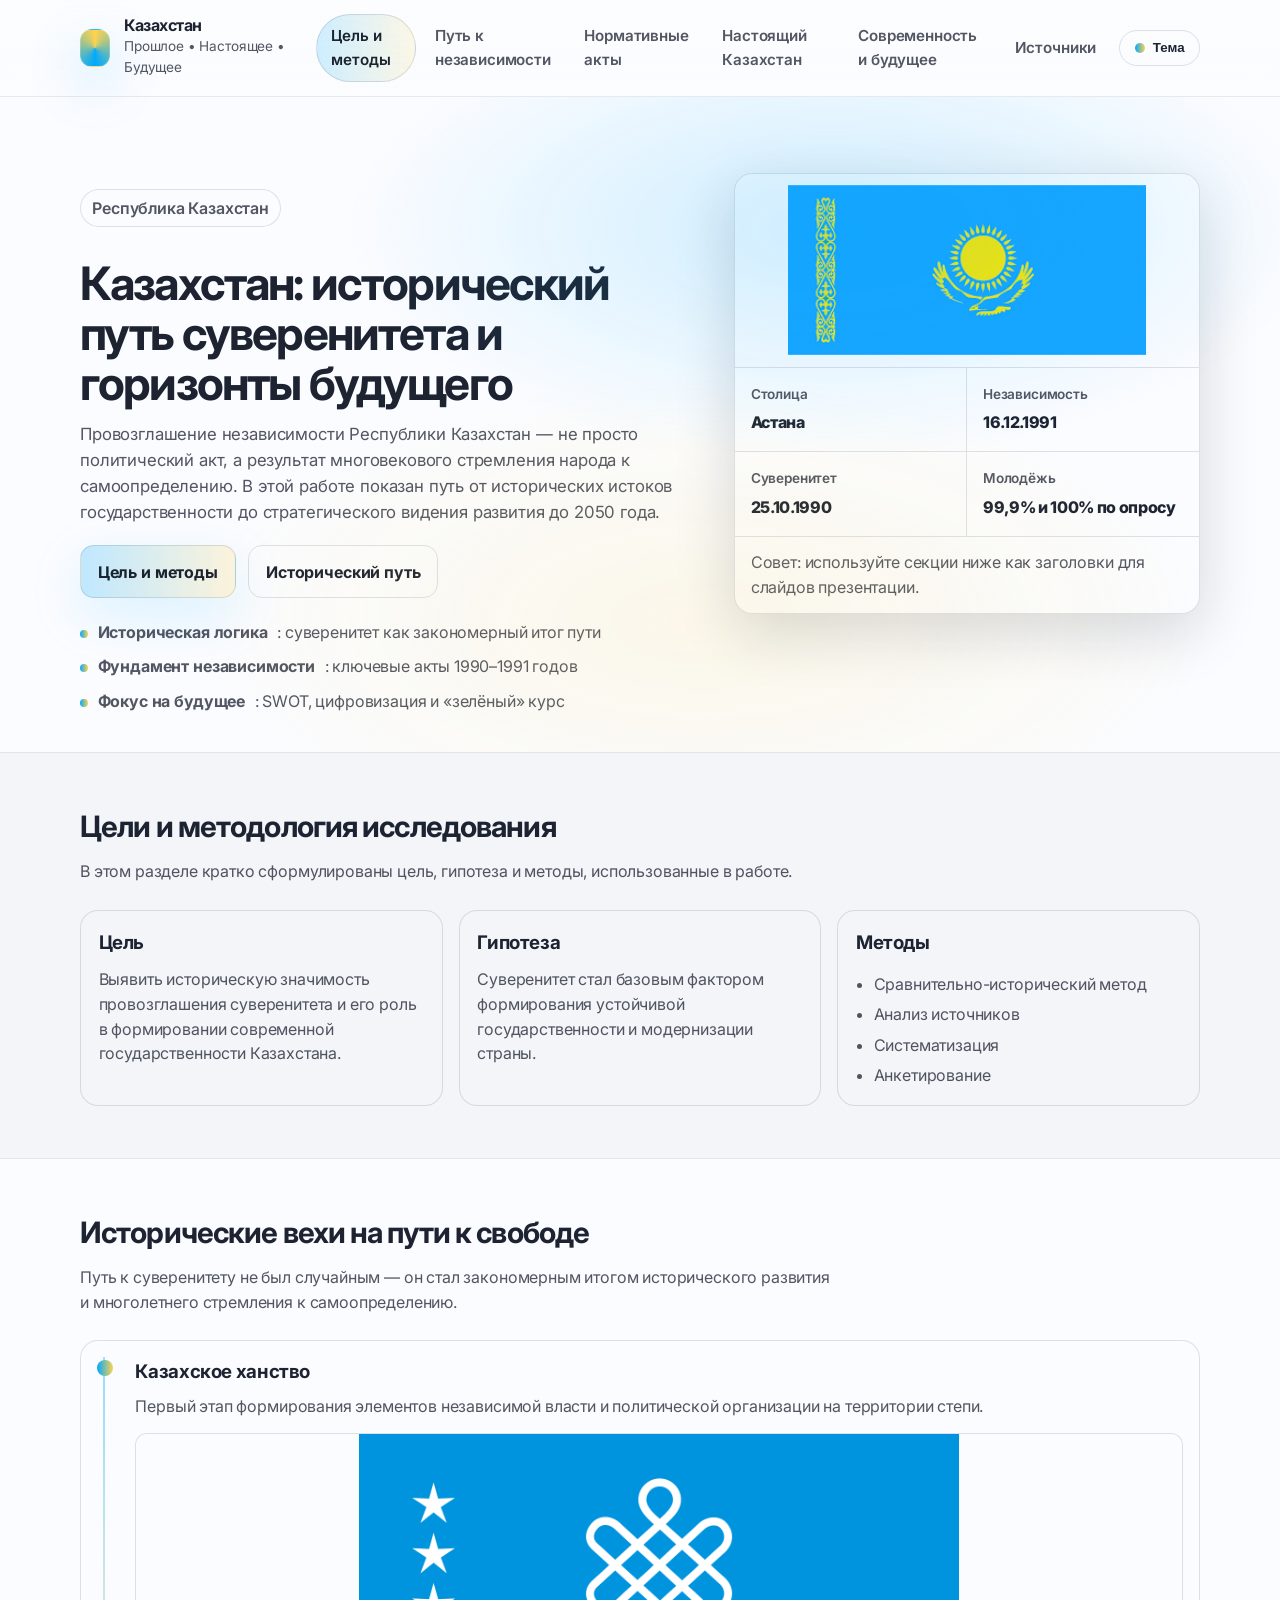
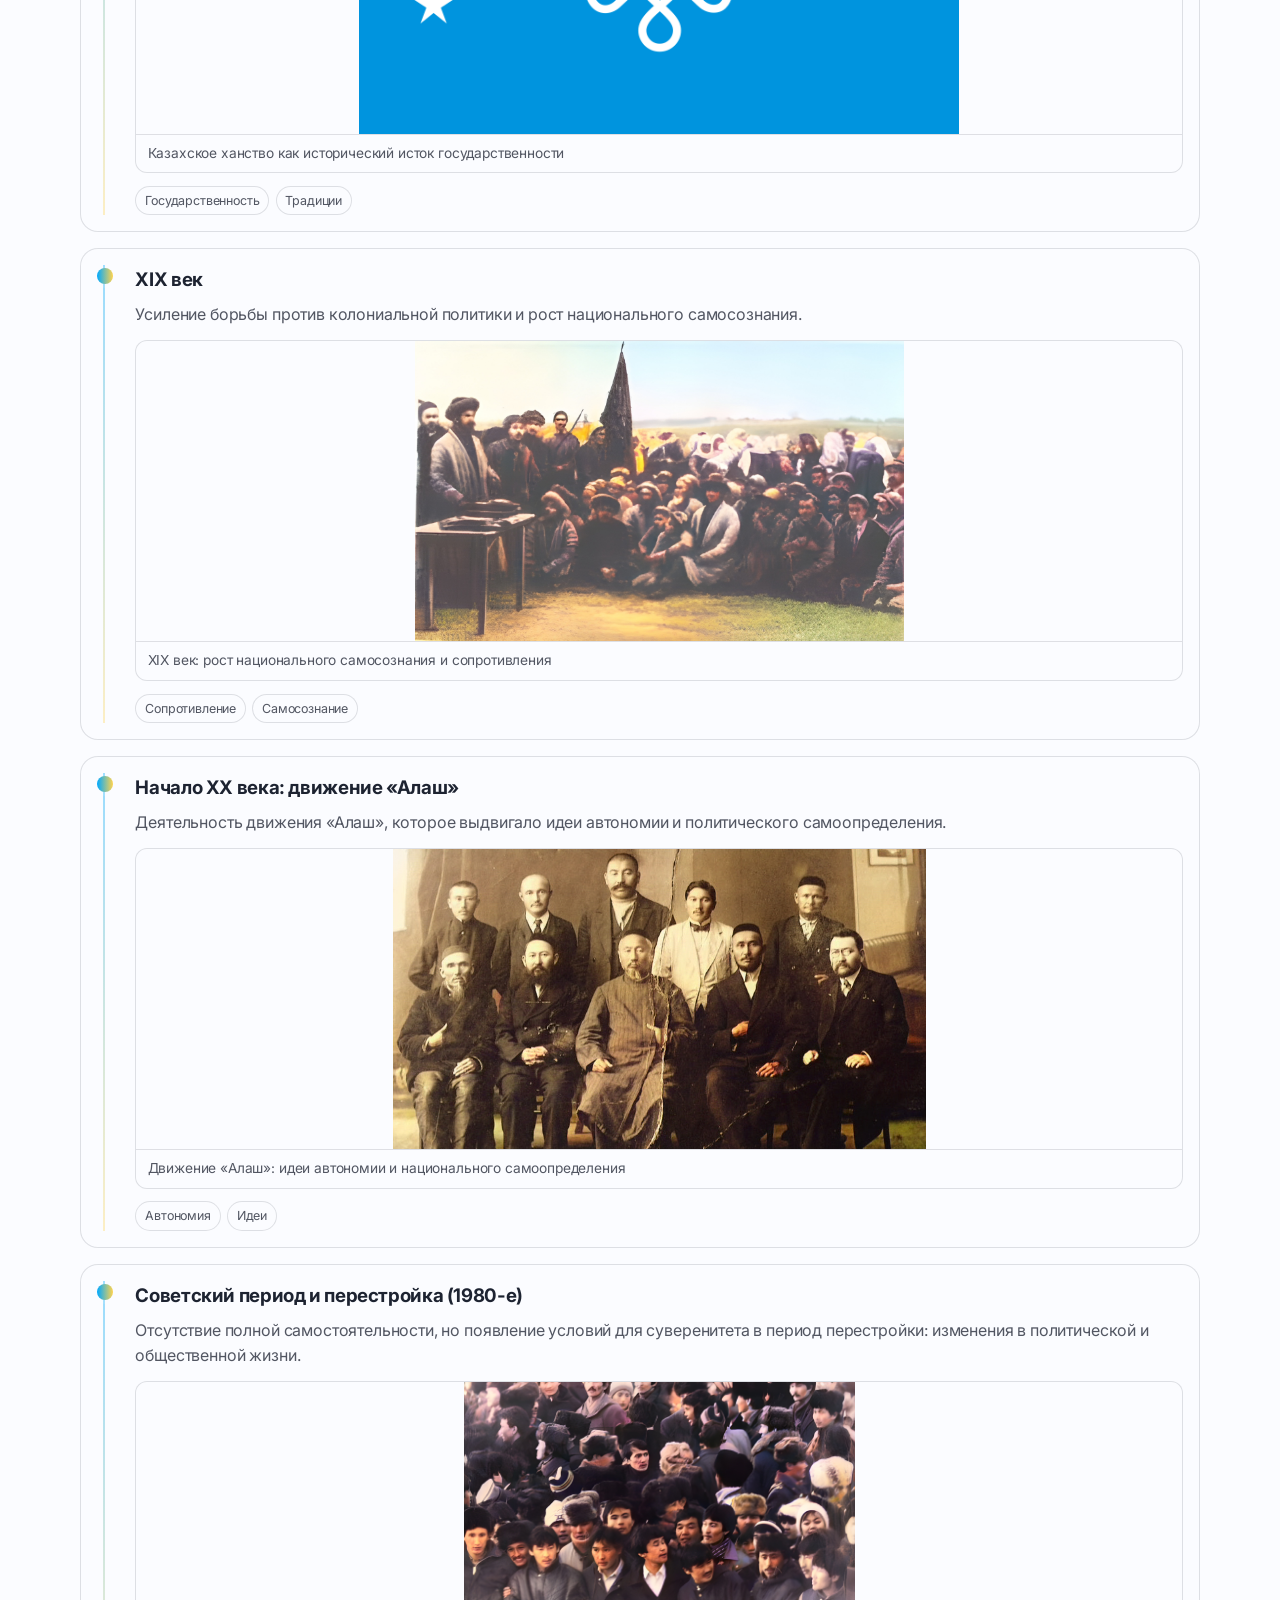
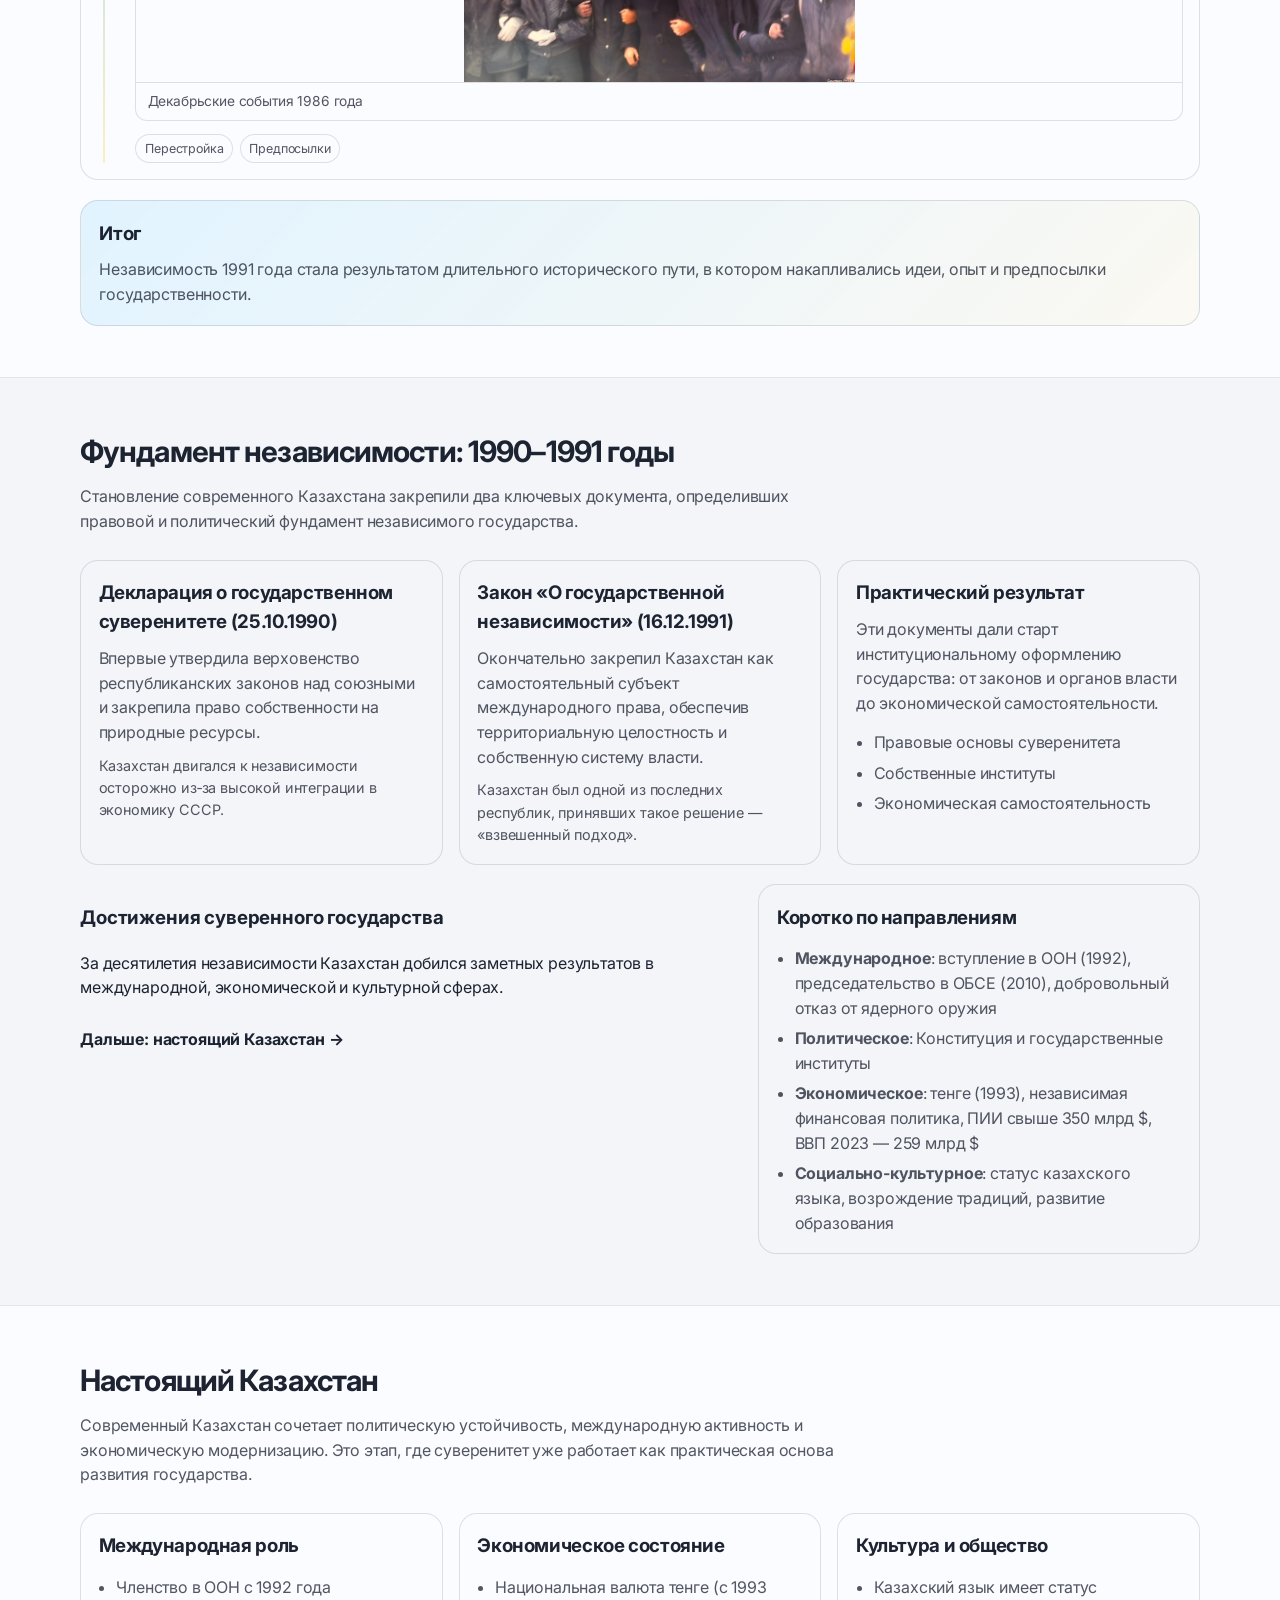
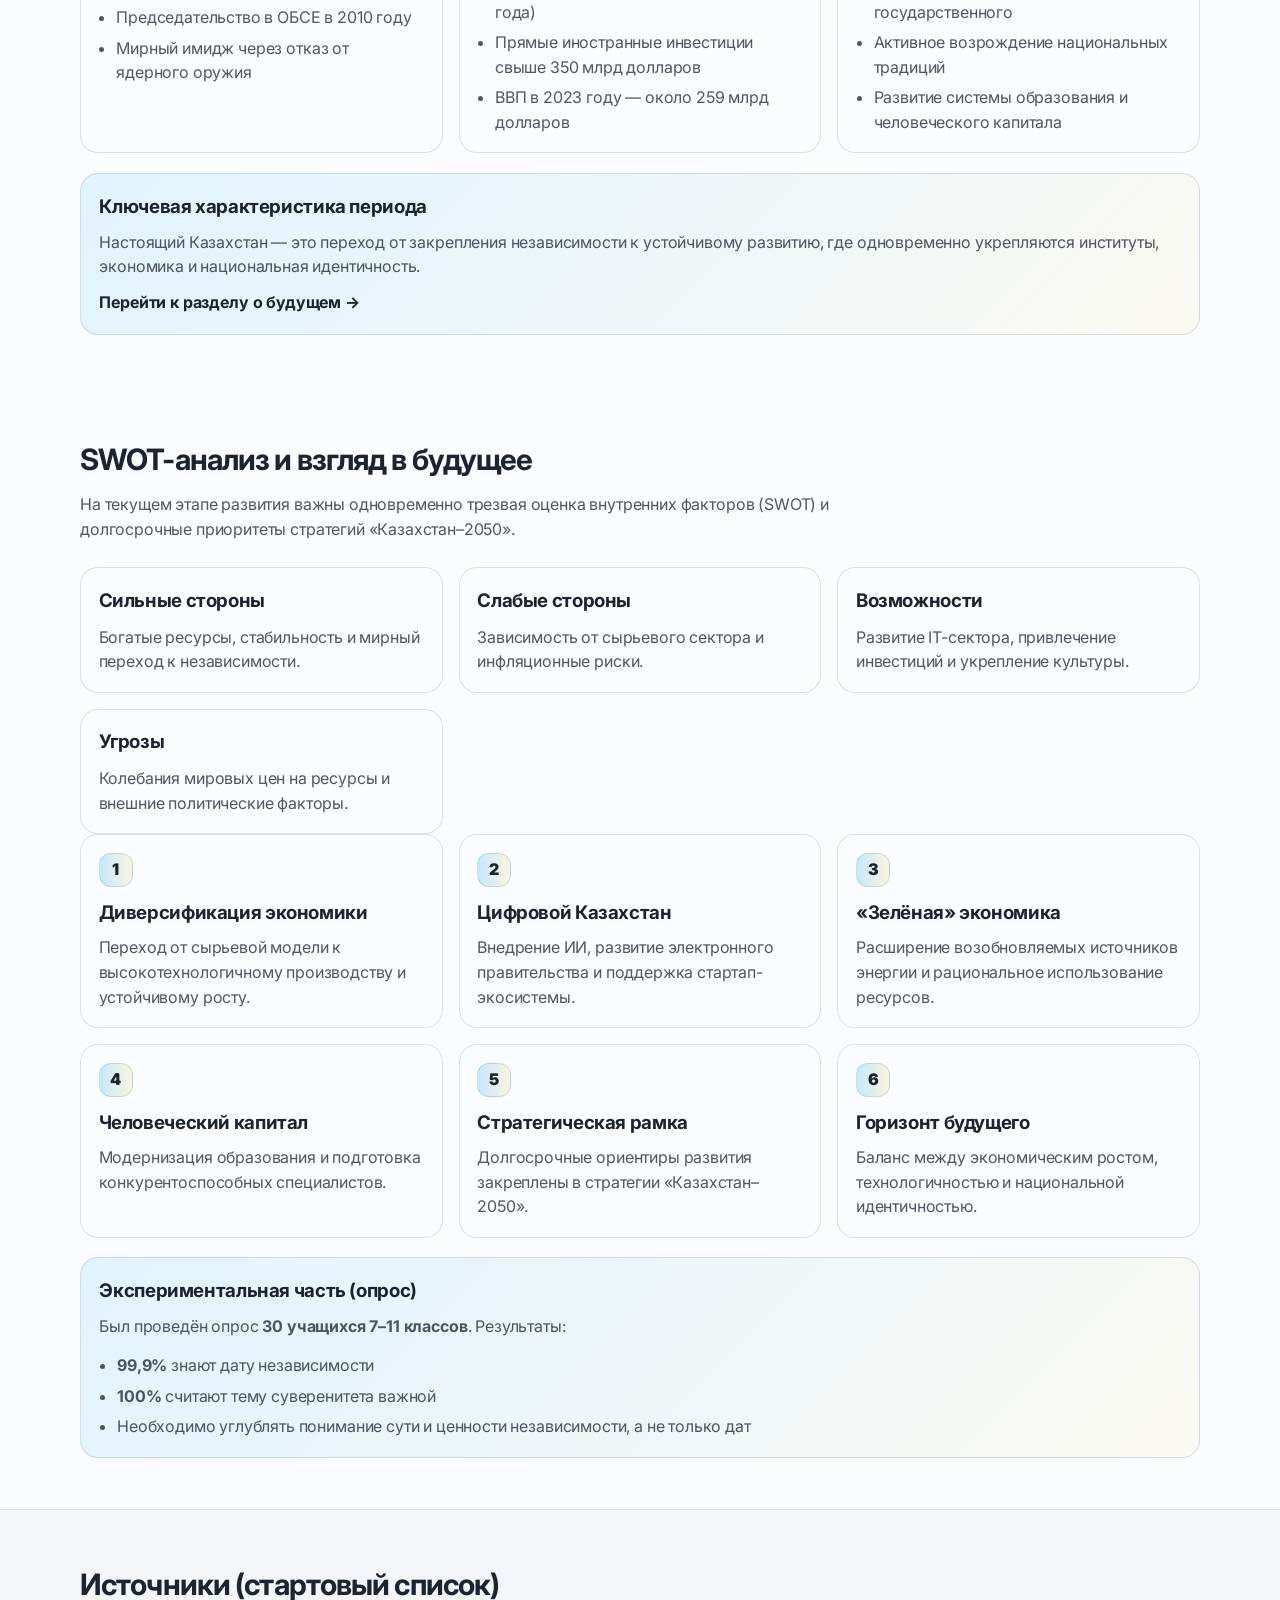
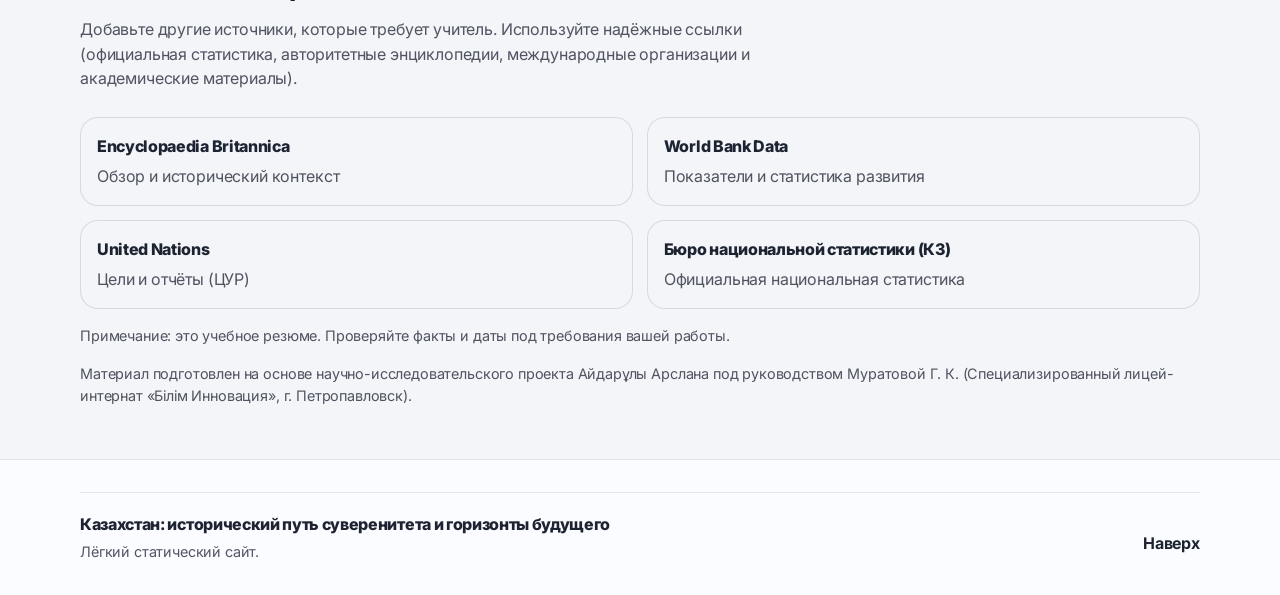
<file: index.html>
<!doctype html>
<html lang="ru">
  <head>
    <meta charset="UTF-8" />
    <meta name="viewport" content="width=device-width, initial-scale=1.0" />
    <meta
      name="description"
      content="Современный, понятный сайт о прошлом, настоящем и будущем Казахстана."
    />
    <title>Казахстан: исторический путь суверенитета и горизонты будущего</title>
    <link rel="stylesheet" href="css/style.css" />
    <link rel="preconnect" href="https://fonts.googleapis.com" />
    <link rel="preconnect" href="https://fonts.gstatic.com" crossorigin />
    <link
      href="https://fonts.googleapis.com/css2?family=Inter:wght@400;500;600;700&display=swap"
      rel="stylesheet"
    />
  </head>
  <body>
    <a class="skip-link" href="#main">Перейти к содержимому</a>

    <header class="site-header" id="top">
      <div class="container header-row">
        <div class="brand">
          <div class="brand-mark" aria-hidden="true"></div>
          <div class="brand-text">
            <span class="brand-title">Казахстан</span>
            <span class="brand-subtitle">Прошлое • Настоящее • Будущее</span>
          </div>
        </div>

        <button class="nav-toggle" type="button" aria-expanded="false" aria-controls="site-nav">
          <span class="sr-only">Открыть меню</span>
          <span class="nav-toggle-bars" aria-hidden="true"></span>
        </button>

        <nav class="site-nav" id="site-nav" aria-label="Основная навигация">
          <a class="nav-link" href="#methodology">Цель и методы</a>
          <a class="nav-link" href="#past">Путь к независимости</a>
          <a class="nav-link" href="#present">Нормативные акты</a>
          <a class="nav-link" href="#current">Настоящий Казахстан</a>
          <a class="nav-link" href="#future">Современность и будущее</a>
          <a class="nav-link" href="#sources">Источники</a>
          <button class="theme-toggle" type="button" data-theme-toggle>
            <span class="theme-toggle-icon" aria-hidden="true"></span>
            <span class="theme-toggle-text">Тема</span>
          </button>
        </nav>
      </div>
    </header>

    <main id="main">
      <section class="hero">
        <div class="container hero-grid">
          <div class="hero-copy">
            <p class="eyebrow">Республика Казахстан</p>
            <h1>
              Казахстан: исторический путь суверенитета и горизонты будущего
            </h1>
            <p class="lead">
              Провозглашение независимости Республики Казахстан — не просто политический акт, а результат
              многовекового стремления народа к самоопределению. В этой работе показан путь от исторических
              истоков государственности до стратегического видения развития до 2050 года.
            </p>
            <div class="hero-actions">
              <a class="btn btn-primary" href="#methodology">Цель и методы</a>
              <a class="btn btn-ghost" href="#past">Исторический путь</a>
            </div>
            <ul class="hero-bullets">
              <li><strong>Историческая логика</strong>: суверенитет как закономерный итог пути</li>
              <li><strong>Фундамент независимости</strong>: ключевые акты 1990–1991 годов</li>
              <li><strong>Фокус на будущее</strong>: SWOT, цифровизация и «зелёный» курс</li>
            </ul>
          </div>

          <div class="hero-card" role="region" aria-label="Краткие факты">
            <figure class="hero-flag-wrap">
              <img
                class="hero-flag"
                src="images/kazakhstanflag.png"
                alt="Флаг Казахстана"
                loading="lazy"
              />
            </figure>
            <div class="stat-grid">
              <div class="stat">
                <div class="stat-label">Столица</div>
                <div class="stat-value">Астана</div>
              </div>
              <div class="stat">
                <div class="stat-label">Независимость</div>
                <div class="stat-value">16.12.1991</div>
              </div>
              <div class="stat">
                <div class="stat-label">Суверенитет</div>
                <div class="stat-value">25.10.1990</div>
              </div>
              <div class="stat">
                <div class="stat-label">Молодёжь</div>
                <div class="stat-value">99,9% и 100% по опросу</div>
              </div>
            </div>
            <div class="hero-card-note">
              Совет: используйте секции ниже как заголовки для слайдов презентации.
            </div>
          </div>
        </div>
        <div class="hero-bg" aria-hidden="true"></div>
      </section>

      <section class="section section-alt" id="methodology">
        <div class="container">
          <header class="section-header">
            <h2>Цели и методология исследования</h2>
            <p>
              В этом разделе кратко сформулированы цель, гипотеза и методы, использованные в работе.
            </p>
          </header>

          <div class="card-grid">
            <article class="card">
              <h3>Цель</h3>
              <p>
                Выявить историческую значимость провозглашения суверенитета и его роль в формировании
                современной государственности Казахстана.
              </p>
            </article>

            <article class="card">
              <h3>Гипотеза</h3>
              <p>
                Суверенитет стал базовым фактором формирования устойчивой государственности и
                модернизации страны.
              </p>
            </article>

            <article class="card">
              <h3>Методы</h3>
              <ul class="card-list">
                <li>Сравнительно-исторический метод</li>
                <li>Анализ источников</li>
                <li>Систематизация</li>
                <li>Анкетирование</li>
              </ul>
            </article>
          </div>
        </div>
      </section>

      <section class="section" id="past">
        <div class="container">
          <header class="section-header">
            <h2>Исторические вехи на пути к свободе</h2>
            <p>
              Путь к суверенитету не был случайным — он стал закономерным итогом исторического развития
              и многолетнего стремления к самоопределению.
            </p>
          </header>

          <div class="timeline" role="list">
            <article class="timeline-item" role="listitem">
              <div class="timeline-dot" aria-hidden="true"></div>
              <div class="timeline-content">
                <h3>Казахское ханство</h3>
                <p>
                  Первый этап формирования элементов независимой власти и политической организации на
                  территории степи.
                </p>
                <figure class="timeline-image-wrap">
                  <img
                    class="timeline-image timeline-image-contain"
                    src="images/kazakhhkanate.png"
                    alt="Иллюстрация периода Казахского ханства"
                    loading="lazy"
                  />
                  <figcaption>Казахское ханство как исторический исток государственности</figcaption>
                </figure>
                <div class="tag-row">
                  <span class="tag">Государственность</span>
                  <span class="tag">Традиции</span>
                </div>
              </div>
            </article>

            <article class="timeline-item" role="listitem">
              <div class="timeline-dot" aria-hidden="true"></div>
              <div class="timeline-content">
                <h3>XIX век</h3>
                <p>
                  Усиление борьбы против колониальной политики и рост национального самосознания.
                </p>
                <figure class="timeline-image-wrap">
                  <img
                    class="timeline-image"
                    src="images/revolution19century.jpg"
                    alt="События и общественные процессы XIX века в Казахстане"
                    loading="lazy"
                  />
                  <figcaption>XIX век: рост национального самосознания и сопротивления</figcaption>
                </figure>
                <div class="tag-row">
                  <span class="tag">Сопротивление</span>
                  <span class="tag">Самосознание</span>
                </div>
              </div>
            </article>

            <article class="timeline-item" role="listitem">
              <div class="timeline-dot" aria-hidden="true"></div>
              <div class="timeline-content">
                <h3>Начало XX века: движение «Алаш»</h3>
                <p>
                  Деятельность движения «Алаш», которое выдвигало идеи автономии и политического
                  самоопределения.
                </p>
                <figure class="timeline-image-wrap">
                  <img
                    class="timeline-image"
                    src="images/alashorda.jpg"
                    alt="Деятели и идеи движения Алаш"
                    loading="lazy"
                  />
                  <figcaption>Движение «Алаш»: идеи автономии и национального самоопределения</figcaption>
                </figure>
                <div class="tag-row">
                  <span class="tag">Автономия</span>
                  <span class="tag">Идеи</span>
                </div>
              </div>
            </article>

            <article class="timeline-item" role="listitem">
              <div class="timeline-dot" aria-hidden="true"></div>
              <div class="timeline-content">
                <h3>Советский период и перестройка (1980-е)</h3>
                <p>
                  Отсутствие полной самостоятельности, но появление условий для суверенитета в период
                  перестройки: изменения в политической и общественной жизни.
                </p>
                <figure class="timeline-image-wrap">
                  <img
                    class="timeline-image"
                    src="images/decemberevents.jpg"
                    alt="Декабрьские события 1986 года в Алма-Ате"
                    loading="lazy"
                  />
                  <figcaption>Декабрьские события 1986 года</figcaption>
                </figure>
                <div class="tag-row">
                  <span class="tag">Перестройка</span>
                  <span class="tag">Предпосылки</span>
                </div>
              </div>
            </article>
          </div>

          <div class="callout">
            <h3>Итог</h3>
            <p>
              Независимость 1991 года стала результатом длительного исторического пути, в котором
              накапливались идеи, опыт и предпосылки государственности.
            </p>
          </div>
        </div>
      </section>

      <section class="section section-alt" id="present">
        <div class="container">
          <header class="section-header">
            <h2>Фундамент независимости: 1990–1991 годы</h2>
            <p>
              Становление современного Казахстана закрепили два ключевых документа, определивших
              правовой и политический фундамент независимого государства.
            </p>
          </header>

          <div class="card-grid">
            <article class="card">
              <h3>Декларация о государственном суверенитете (25.10.1990)</h3>
              <p>
                Впервые утвердила верховенство республиканских законов над союзными и закрепила право
                собственности на природные ресурсы.
              </p>
              <p class="fineprint">
                Казахстан двигался к независимости осторожно из‑за высокой интеграции в экономику СССР.
              </p>
            </article>

            <article class="card">
              <h3>Закон «О государственной независимости» (16.12.1991)</h3>
              <p>
                Окончательно закрепил Казахстан как самостоятельный субъект международного права,
                обеспечив территориальную целостность и собственную систему власти.
              </p>
              <p class="fineprint">
                Казахстан был одной из последних республик, принявших такое решение — «взвешенный подход».
              </p>
            </article>

            <article class="card">
              <h3>Практический результат</h3>
              <p>
                Эти документы дали старт институциональному оформлению государства: от законов и
                органов власти до экономической самостоятельности.
              </p>
              <ul class="card-list">
                <li>Правовые основы суверенитета</li>
                <li>Собственные институты</li>
                <li>Экономическая самостоятельность</li>
              </ul>
            </article>
          </div>

          <div class="split">
            <div class="split-left">
              <h3>Достижения суверенного государства</h3>
              <p>
                За десятилетия независимости Казахстан добился заметных результатов в международной,
                экономической и культурной сферах.
              </p>
              <a class="text-link" href="#current">Дальше: настоящий Казахстан →</a>
            </div>
            <div class="split-right">
              <div class="card">
                <h3>Коротко по направлениям</h3>
                <ul class="card-list">
                  <li><strong>Международное</strong>: вступление в ООН (1992), председательство в ОБСЕ (2010), добровольный отказ от ядерного оружия</li>
                  <li><strong>Политическое</strong>: Конституция и государственные институты</li>
                  <li><strong>Экономическое</strong>: тенге (1993), независимая финансовая политика, ПИИ свыше 350 млрд $, ВВП 2023 — 259 млрд $</li>
                  <li><strong>Социально-культурное</strong>: статус казахского языка, возрождение традиций, развитие образования</li>
                </ul>
              </div>
            </div>
          </div>
        </div>
      </section>

      <section class="section" id="current">
        <div class="container">
          <header class="section-header">
            <h2>Настоящий Казахстан</h2>
            <p>
              Современный Казахстан сочетает политическую устойчивость, международную активность и
              экономическую модернизацию. Это этап, где суверенитет уже работает как практическая основа
              развития государства.
            </p>
          </header>

          <div class="card-grid">
            <article class="card">
              <h3>Международная роль</h3>
              <ul class="card-list">
                <li>Членство в ООН с 1992 года</li>
                <li>Председательство в ОБСЕ в 2010 году</li>
                <li>Мирный имидж через отказ от ядерного оружия</li>
              </ul>
            </article>

            <article class="card">
              <h3>Экономическое состояние</h3>
              <ul class="card-list">
                <li>Национальная валюта тенге (с 1993 года)</li>
                <li>Прямые иностранные инвестиции свыше 350 млрд долларов</li>
                <li>ВВП в 2023 году — около 259 млрд долларов</li>
              </ul>
            </article>

            <article class="card">
              <h3>Культура и общество</h3>
              <ul class="card-list">
                <li>Казахский язык имеет статус государственного</li>
                <li>Активное возрождение национальных традиций</li>
                <li>Развитие системы образования и человеческого капитала</li>
              </ul>
            </article>
          </div>

          <div class="callout">
            <h3>Ключевая характеристика периода</h3>
            <p>
              Настоящий Казахстан — это переход от закрепления независимости к устойчивому развитию,
              где одновременно укрепляются институты, экономика и национальная идентичность.
            </p>
            <a class="text-link" href="#future">Перейти к разделу о будущем →</a>
          </div>
        </div>
      </section>

      <section class="section" id="future">
        <div class="container">
          <header class="section-header">
            <h2>SWOT-анализ и взгляд в будущее</h2>
            <p>
              На текущем этапе развития важны одновременно трезвая оценка внутренних факторов (SWOT)
              и долгосрочные приоритеты стратегий «Казахстан–2050».
            </p>
          </header>

          <div class="card-grid">
            <article class="card">
              <h3>Сильные стороны</h3>
              <p>Богатые ресурсы, стабильность и мирный переход к независимости.</p>
            </article>
            <article class="card">
              <h3>Слабые стороны</h3>
              <p>Зависимость от сырьевого сектора и инфляционные риски.</p>
            </article>
            <article class="card">
              <h3>Возможности</h3>
              <p>Развитие IT-сектора, привлечение инвестиций и укрепление культуры.</p>
            </article>
            <article class="card">
              <h3>Угрозы</h3>
              <p>Колебания мировых цен на ресурсы и внешние политические факторы.</p>
            </article>
          </div>

          <div class="feature-grid" role="list">
            <article class="feature">
              <div class="feature-icon" aria-hidden="true">1</div>
              <h3>Диверсификация экономики</h3>
              <p>
                Переход от сырьевой модели к высокотехнологичному производству и устойчивому росту.
              </p>
            </article>
            <article class="feature">
              <div class="feature-icon" aria-hidden="true">2</div>
              <h3>Цифровой Казахстан</h3>
              <p>
                Внедрение ИИ, развитие электронного правительства и поддержка стартап-экосистемы.
              </p>
            </article>
            <article class="feature">
              <div class="feature-icon" aria-hidden="true">3</div>
              <h3>«Зелёная» экономика</h3>
              <p>
                Расширение возобновляемых источников энергии и рациональное использование ресурсов.
              </p>
            </article>
            <article class="feature">
              <div class="feature-icon" aria-hidden="true">4</div>
              <h3>Человеческий капитал</h3>
              <p>
                Модернизация образования и подготовка конкурентоспособных специалистов.
              </p>
            </article>
            <article class="feature">
              <div class="feature-icon" aria-hidden="true">5</div>
              <h3>Стратегическая рамка</h3>
              <p>
                Долгосрочные ориентиры развития закреплены в стратегии «Казахстан–2050».
              </p>
            </article>
            <article class="feature">
              <div class="feature-icon" aria-hidden="true">6</div>
              <h3>Горизонт будущего</h3>
              <p>
                Баланс между экономическим ростом, технологичностью и национальной идентичностью.
              </p>
            </article>
          </div>

          <div class="callout">
            <h3>Экспериментальная часть (опрос)</h3>
            <p>
              Был проведён опрос <strong>30 учащихся 7–11 классов</strong>. Результаты:
            </p>
            <ul class="card-list">
              <li><strong>99,9%</strong> знают дату независимости</li>
              <li><strong>100%</strong> считают тему суверенитета важной</li>
              <li>Необходимо углублять понимание сути и ценности независимости, а не только дат</li>
            </ul>
          </div>
        </div>
      </section>

      <section class="section section-alt" id="sources">
        <div class="container">
          <header class="section-header">
            <h2>Источники (стартовый список)</h2>
            <p>
              Добавьте другие источники, которые требует учитель. Используйте надёжные ссылки
              (официальная статистика, авторитетные энциклопедии, международные организации и
              академические материалы).
            </p>
          </header>

          <div class="sources-grid">
            <a class="source-card" href="https://www.britannica.com/place/Kazakhstan" target="_blank" rel="noreferrer">
              <div class="source-title">Encyclopaedia Britannica</div>
              <div class="source-subtitle">Обзор и исторический контекст</div>
            </a>
            <a class="source-card" href="https://data.worldbank.org/country/kazakhstan" target="_blank" rel="noreferrer">
              <div class="source-title">World Bank Data</div>
              <div class="source-subtitle">Показатели и статистика развития</div>
            </a>
            <a class="source-card" href="https://www.un.org/en/" target="_blank" rel="noreferrer">
              <div class="source-title">United Nations</div>
              <div class="source-subtitle">Цели и отчёты (ЦУР)</div>
            </a>
            <a class="source-card" href="https://www.stat.gov.kz/" target="_blank" rel="noreferrer">
              <div class="source-title">Бюро национальной статистики (КЗ)</div>
              <div class="source-subtitle">Официальная национальная статистика</div>
            </a>
          </div>

          <p class="fineprint">
            Примечание: это учебное резюме. Проверяйте факты и даты под требования вашей работы.
          </p>
          <p class="fineprint">
            Материал подготовлен на основе научно-исследовательского проекта Айдарұлы Арслана под
            руководством Муратовой Г. К. (Специализированный лицей-интернат «Білім Инновация»,
            г. Петропавловск).
          </p>
        </div>
      </section>
    </main>

    <footer class="site-footer">
      <div class="container footer-row">
        <div>
          <div class="footer-title">Казахстан: исторический путь суверенитета и горизонты будущего</div>
          <div class="footer-subtitle">Лёгкий статический сайт.</div>
        </div>
        <a class="text-link" href="#top">Наверх</a>
      </div>
    </footer>

    <script src="js/main.js" defer></script>
  </body>
</html>
</file>
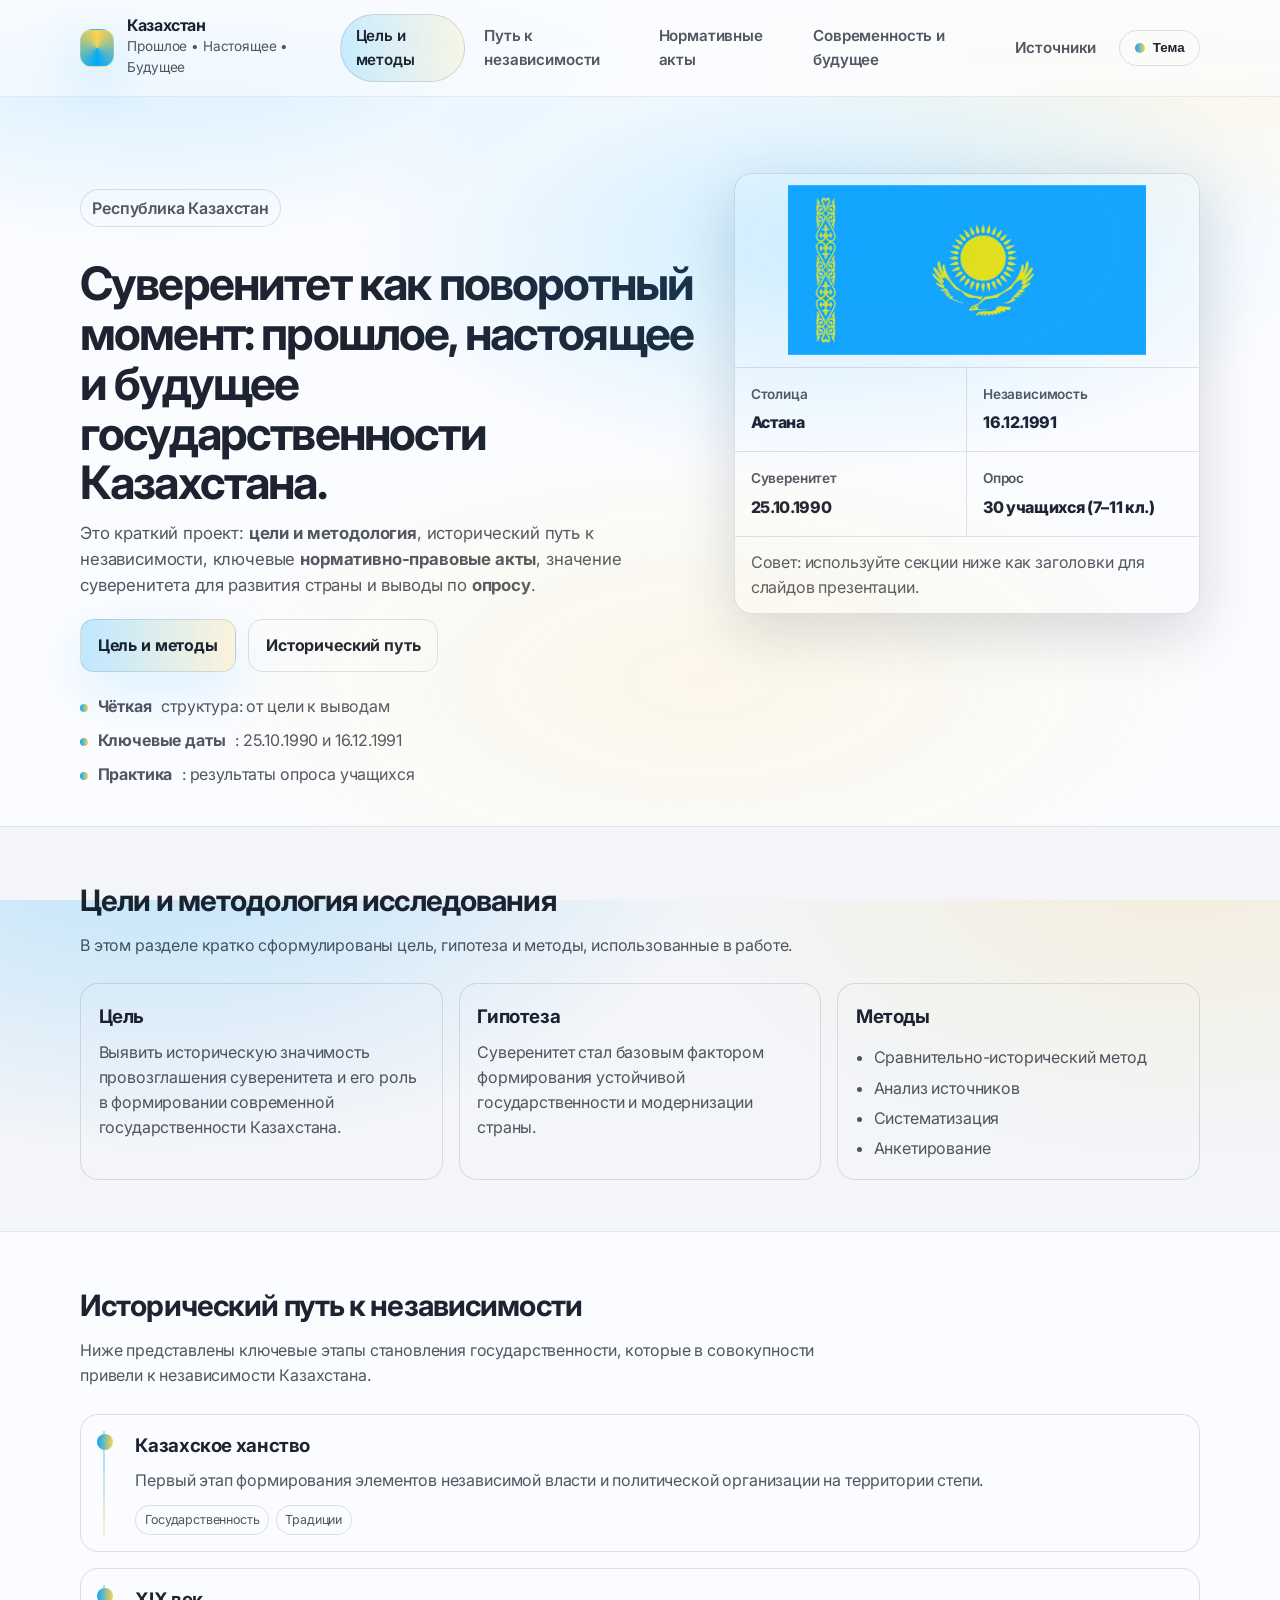
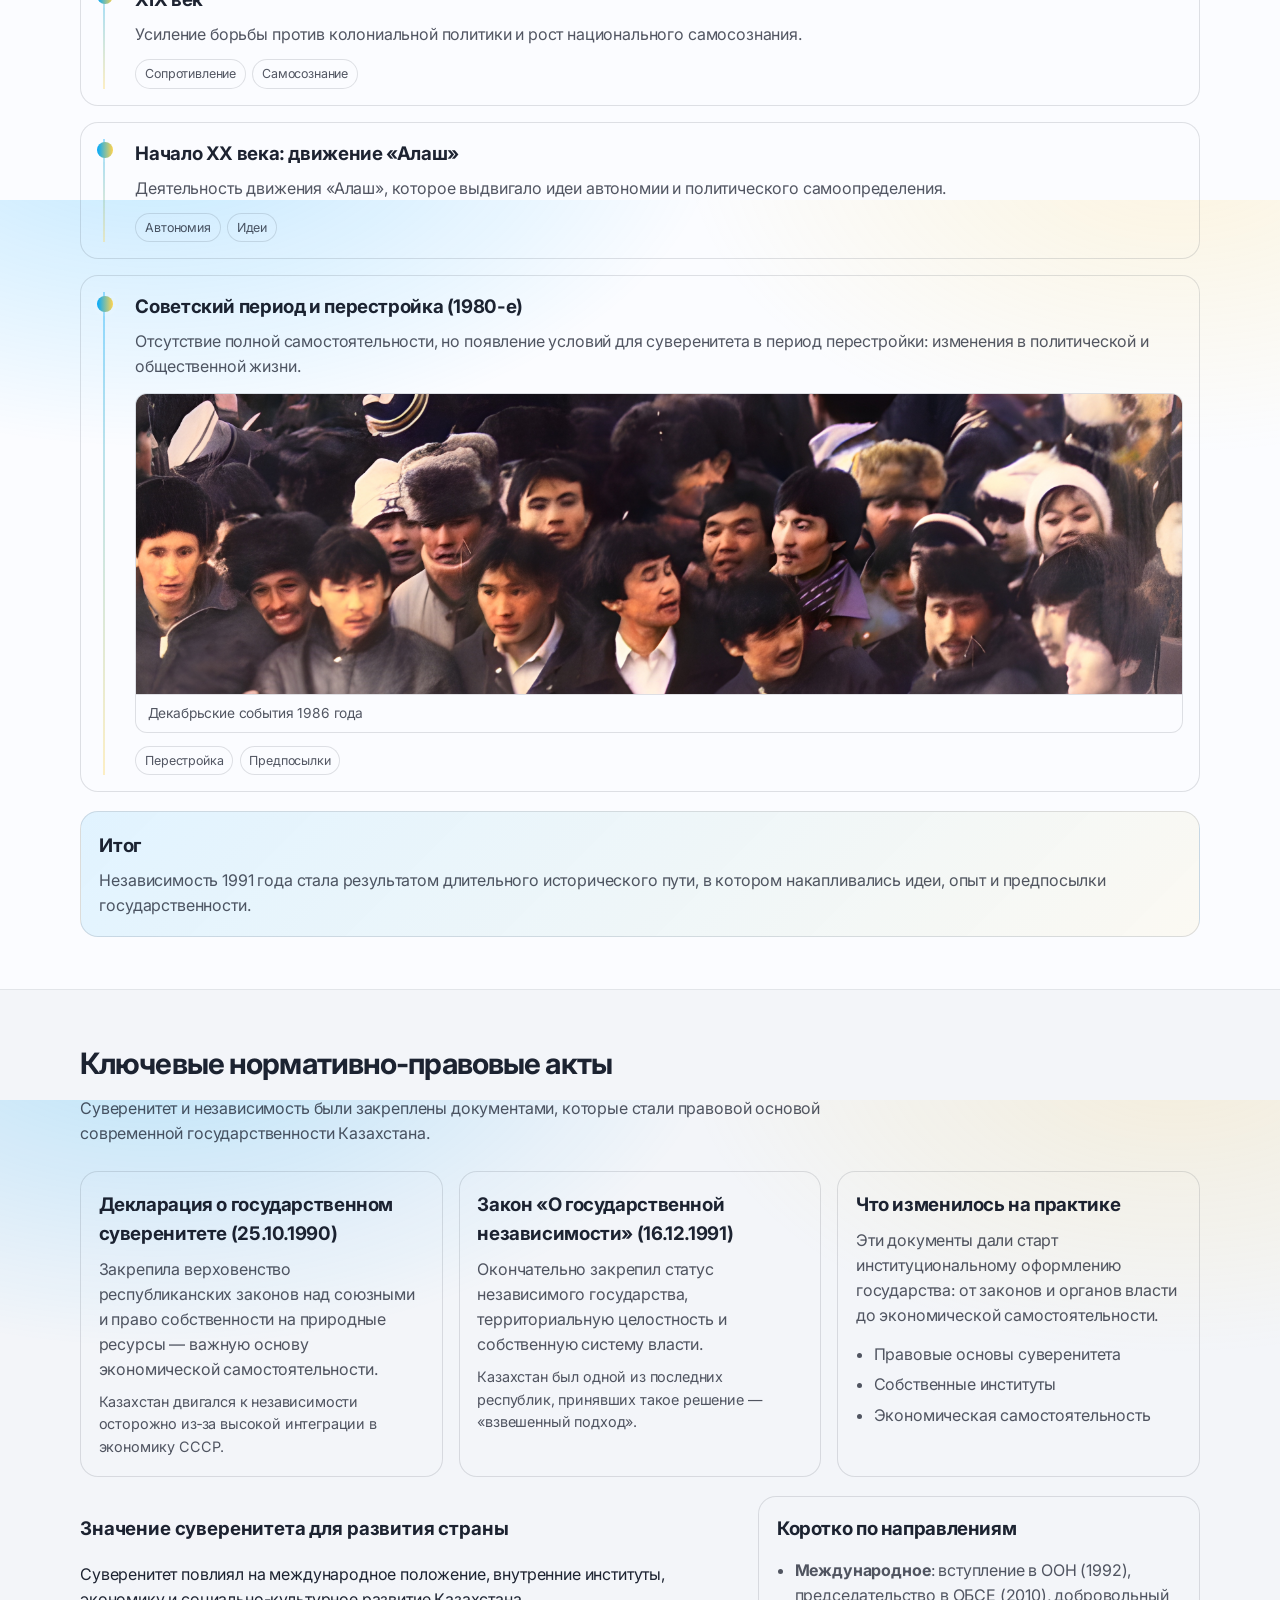
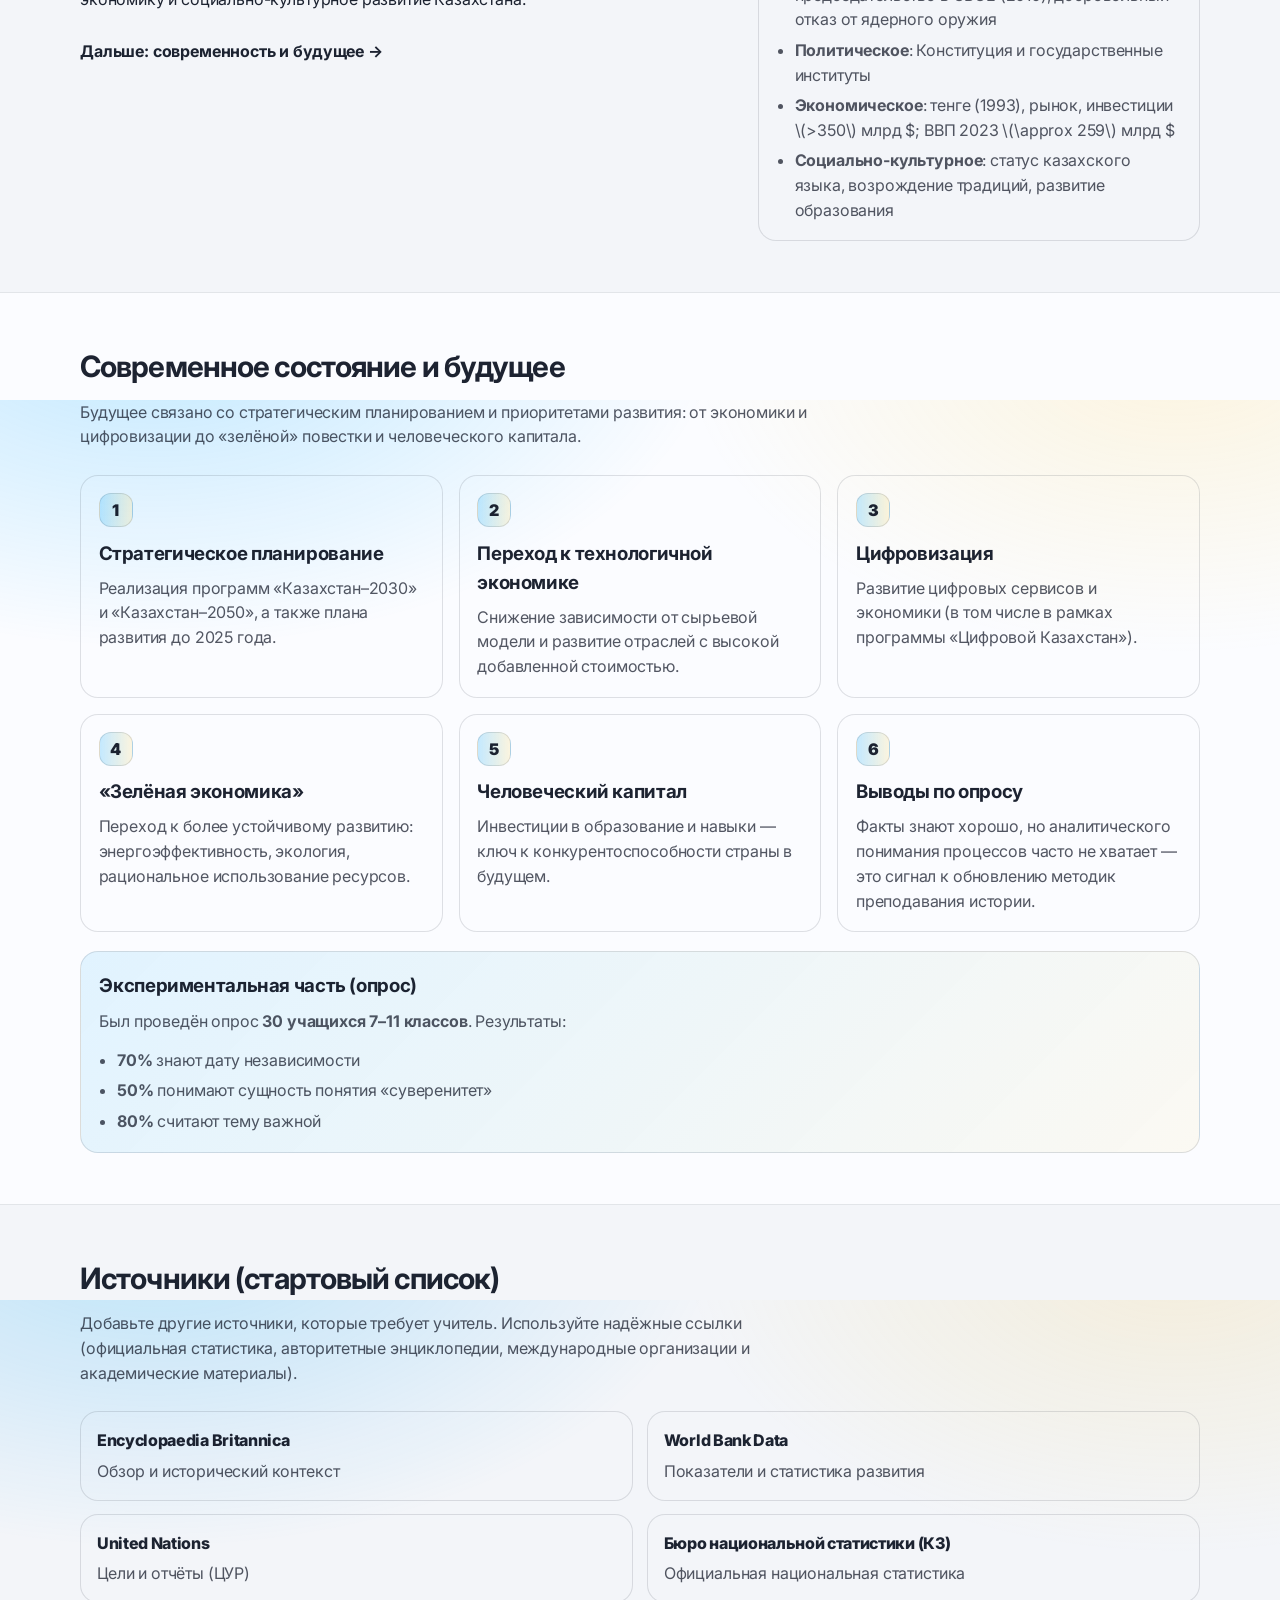
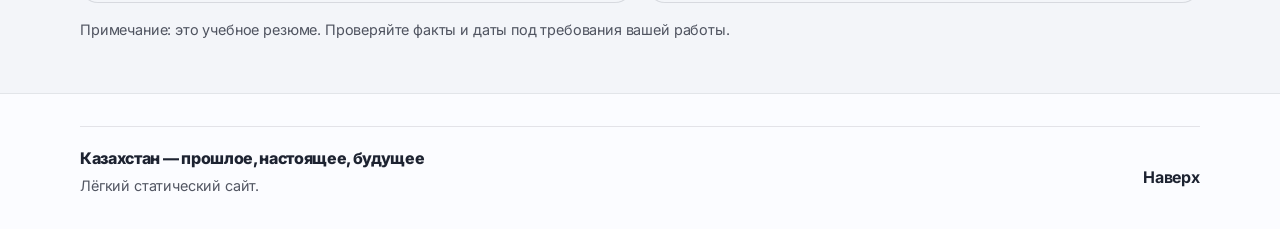
<file: KAZAKHSTAN/index.html>
<!doctype html>
<html lang="ru">
  <head>
    <meta charset="UTF-8" />
    <meta name="viewport" content="width=device-width, initial-scale=1.0" />
    <meta
      name="description"
      content="Современный, понятный сайт о прошлом, настоящем и будущем Казахстана."
    />
    <title>Казахстан — прошлое, настоящее, будущее</title>
    <link rel="stylesheet" href="css/style.css" />
    <link rel="preconnect" href="https://fonts.googleapis.com" />
    <link rel="preconnect" href="https://fonts.gstatic.com" crossorigin />
    <link
      href="https://fonts.googleapis.com/css2?family=Inter:wght@400;500;600;700&display=swap"
      rel="stylesheet"
    />
  </head>
  <body>
    <a class="skip-link" href="#main">Перейти к содержимому</a>

    <header class="site-header" id="top">
      <div class="container header-row">
        <div class="brand">
          <div class="brand-mark" aria-hidden="true"></div>
          <div class="brand-text">
            <span class="brand-title">Казахстан</span>
            <span class="brand-subtitle">Прошлое • Настоящее • Будущее</span>
          </div>
        </div>

        <button class="nav-toggle" type="button" aria-expanded="false" aria-controls="site-nav">
          <span class="sr-only">Открыть меню</span>
          <span class="nav-toggle-bars" aria-hidden="true"></span>
        </button>

        <nav class="site-nav" id="site-nav" aria-label="Основная навигация">
          <a class="nav-link" href="#methodology">Цель и методы</a>
          <a class="nav-link" href="#past">Путь к независимости</a>
          <a class="nav-link" href="#present">Нормативные акты</a>
          <a class="nav-link" href="#future">Современность и будущее</a>
          <a class="nav-link" href="#sources">Источники</a>
          <button class="theme-toggle" type="button" data-theme-toggle>
            <span class="theme-toggle-icon" aria-hidden="true"></span>
            <span class="theme-toggle-text">Тема</span>
          </button>
        </nav>
      </div>
    </header>

    <main id="main">
      <section class="hero">
        <div class="container hero-grid">
          <div class="hero-copy">
            <p class="eyebrow">Республика Казахстан</p>
            <h1>
              Суверенитет как поворотный момент: прошлое, настоящее и будущее государственности Казахстана.
            </h1>
            <p class="lead">
              Это краткий проект: <strong>цели и методология</strong>, исторический путь к независимости,
              ключевые <strong>нормативно-правовые акты</strong>, значение суверенитета для развития страны
              и выводы по <strong>опросу</strong>.
            </p>
            <div class="hero-actions">
              <a class="btn btn-primary" href="#methodology">Цель и методы</a>
              <a class="btn btn-ghost" href="#past">Исторический путь</a>
            </div>
            <ul class="hero-bullets">
              <li><strong>Чёткая</strong> структура: от цели к выводам</li>
              <li><strong>Ключевые даты</strong>: 25.10.1990 и 16.12.1991</li>
              <li><strong>Практика</strong>: результаты опроса учащихся</li>
            </ul>
          </div>

          <div class="hero-card" role="region" aria-label="Краткие факты">
            <figure class="hero-flag-wrap">
              <img
                class="hero-flag"
                src="images/kazakhstanflag.png"
                alt="Флаг Казахстана"
                loading="lazy"
              />
            </figure>
            <div class="stat-grid">
              <div class="stat">
                <div class="stat-label">Столица</div>
                <div class="stat-value">Астана</div>
              </div>
              <div class="stat">
                <div class="stat-label">Независимость</div>
                <div class="stat-value">16.12.1991</div>
              </div>
              <div class="stat">
                <div class="stat-label">Суверенитет</div>
                <div class="stat-value">25.10.1990</div>
              </div>
              <div class="stat">
                <div class="stat-label">Опрос</div>
                <div class="stat-value">30 учащихся (7–11 кл.)</div>
              </div>
            </div>
            <div class="hero-card-note">
              Совет: используйте секции ниже как заголовки для слайдов презентации.
            </div>
          </div>
        </div>
        <div class="hero-bg" aria-hidden="true"></div>
      </section>

      <section class="section section-alt" id="methodology">
        <div class="container">
          <header class="section-header">
            <h2>Цели и методология исследования</h2>
            <p>
              В этом разделе кратко сформулированы цель, гипотеза и методы, использованные в работе.
            </p>
          </header>

          <div class="card-grid">
            <article class="card">
              <h3>Цель</h3>
              <p>
                Выявить историческую значимость провозглашения суверенитета и его роль в формировании
                современной государственности Казахстана.
              </p>
            </article>

            <article class="card">
              <h3>Гипотеза</h3>
              <p>
                Суверенитет стал базовым фактором формирования устойчивой государственности и
                модернизации страны.
              </p>
            </article>

            <article class="card">
              <h3>Методы</h3>
              <ul class="card-list">
                <li>Сравнительно-исторический метод</li>
                <li>Анализ источников</li>
                <li>Систематизация</li>
                <li>Анкетирование</li>
              </ul>
            </article>
          </div>
        </div>
      </section>

      <section class="section" id="past">
        <div class="container">
          <header class="section-header">
            <h2>Исторический путь к независимости</h2>
            <p>
              Ниже представлены ключевые этапы становления государственности, которые в совокупности
              привели к независимости Казахстана.
            </p>
          </header>

          <div class="timeline" role="list">
            <article class="timeline-item" role="listitem">
              <div class="timeline-dot" aria-hidden="true"></div>
              <div class="timeline-content">
                <h3>Казахское ханство</h3>
                <p>
                  Первый этап формирования элементов независимой власти и политической организации на
                  территории степи.
                </p>
                <div class="tag-row">
                  <span class="tag">Государственность</span>
                  <span class="tag">Традиции</span>
                </div>
              </div>
            </article>

            <article class="timeline-item" role="listitem">
              <div class="timeline-dot" aria-hidden="true"></div>
              <div class="timeline-content">
                <h3>XIX век</h3>
                <p>
                  Усиление борьбы против колониальной политики и рост национального самосознания.
                </p>
                <div class="tag-row">
                  <span class="tag">Сопротивление</span>
                  <span class="tag">Самосознание</span>
                </div>
              </div>
            </article>

            <article class="timeline-item" role="listitem">
              <div class="timeline-dot" aria-hidden="true"></div>
              <div class="timeline-content">
                <h3>Начало XX века: движение «Алаш»</h3>
                <p>
                  Деятельность движения «Алаш», которое выдвигало идеи автономии и политического
                  самоопределения.
                </p>
                <div class="tag-row">
                  <span class="tag">Автономия</span>
                  <span class="tag">Идеи</span>
                </div>
              </div>
            </article>

            <article class="timeline-item" role="listitem">
              <div class="timeline-dot" aria-hidden="true"></div>
              <div class="timeline-content">
                <h3>Советский период и перестройка (1980-е)</h3>
                <p>
                  Отсутствие полной самостоятельности, но появление условий для суверенитета в период
                  перестройки: изменения в политической и общественной жизни.
                </p>
                <figure class="timeline-image-wrap">
                  <img
                    class="timeline-image"
                    src="images/decemberevents.jpg"
                    alt="Декабрьские события 1986 года в Алма-Ате"
                    loading="lazy"
                  />
                  <figcaption>Декабрьские события 1986 года</figcaption>
                </figure>
                <div class="tag-row">
                  <span class="tag">Перестройка</span>
                  <span class="tag">Предпосылки</span>
                </div>
              </div>
            </article>
          </div>

          <div class="callout">
            <h3>Итог</h3>
            <p>
              Независимость 1991 года стала результатом длительного исторического пути, в котором
              накапливались идеи, опыт и предпосылки государственности.
            </p>
          </div>
        </div>
      </section>

      <section class="section section-alt" id="present">
        <div class="container">
          <header class="section-header">
            <h2>Ключевые нормативно-правовые акты</h2>
            <p>
              Суверенитет и независимость были закреплены документами, которые стали правовой основой
              современной государственности Казахстана.
            </p>
          </header>

          <div class="card-grid">
            <article class="card">
              <h3>Декларация о государственном суверенитете (25.10.1990)</h3>
              <p>
                Закрепила верховенство республиканских законов над союзными и право собственности на
                природные ресурсы — важную основу экономической самостоятельности.
              </p>
              <p class="fineprint">
                Казахстан двигался к независимости осторожно из‑за высокой интеграции в экономику СССР.
              </p>
            </article>

            <article class="card">
              <h3>Закон «О государственной независимости» (16.12.1991)</h3>
              <p>
                Окончательно закрепил статус независимого государства, территориальную целостность и
                собственную систему власти.
              </p>
              <p class="fineprint">
                Казахстан был одной из последних республик, принявших такое решение — «взвешенный подход».
              </p>
            </article>

            <article class="card">
              <h3>Что изменилось на практике</h3>
              <p>
                Эти документы дали старт институциональному оформлению государства: от законов и
                органов власти до экономической самостоятельности.
              </p>
              <ul class="card-list">
                <li>Правовые основы суверенитета</li>
                <li>Собственные институты</li>
                <li>Экономическая самостоятельность</li>
              </ul>
            </article>
          </div>

          <div class="split">
            <div class="split-left">
              <h3>Значение суверенитета для развития страны</h3>
              <p>
                Суверенитет повлиял на международное положение, внутренние институты, экономику и
                социально-культурное развитие Казахстана.
              </p>
              <a class="text-link" href="#future">Дальше: современность и будущее →</a>
            </div>
            <div class="split-right">
              <div class="card">
                <h3>Коротко по направлениям</h3>
                <ul class="card-list">
                  <li><strong>Международное</strong>: вступление в ООН (1992), председательство в ОБСЕ (2010), добровольный отказ от ядерного оружия</li>
                  <li><strong>Политическое</strong>: Конституция и государственные институты</li>
                  <li><strong>Экономическое</strong>: тенге (1993), рынок, инвестиции \(>350\) млрд $; ВВП 2023 \(\approx 259\) млрд $</li>
                  <li><strong>Социально-культурное</strong>: статус казахского языка, возрождение традиций, развитие образования</li>
                </ul>
              </div>
            </div>
          </div>
        </div>
      </section>

      <section class="section" id="future">
        <div class="container">
          <header class="section-header">
            <h2>Современное состояние и будущее</h2>
            <p>
              Будущее связано со стратегическим планированием и приоритетами развития: от экономики и
              цифровизации до «зелёной» повестки и человеческого капитала.
            </p>
          </header>

          <div class="feature-grid" role="list">
            <article class="feature">
              <div class="feature-icon" aria-hidden="true">1</div>
              <h3>Стратегическое планирование</h3>
              <p>
                Реализация программ «Казахстан–2030» и «Казахстан–2050», а также плана развития до 2025 года.
              </p>
            </article>
            <article class="feature">
              <div class="feature-icon" aria-hidden="true">2</div>
              <h3>Переход к технологичной экономике</h3>
              <p>
                Снижение зависимости от сырьевой модели и развитие отраслей с высокой добавленной стоимостью.
              </p>
            </article>
            <article class="feature">
              <div class="feature-icon" aria-hidden="true">3</div>
              <h3>Цифровизация</h3>
              <p>
                Развитие цифровых сервисов и экономики (в том числе в рамках программы «Цифровой Казахстан»).
              </p>
            </article>
            <article class="feature">
              <div class="feature-icon" aria-hidden="true">4</div>
              <h3>«Зелёная экономика»</h3>
              <p>
                Переход к более устойчивому развитию: энергоэффективность, экология, рациональное использование ресурсов.
              </p>
            </article>
            <article class="feature">
              <div class="feature-icon" aria-hidden="true">5</div>
              <h3>Человеческий капитал</h3>
              <p>
                Инвестиции в образование и навыки — ключ к конкурентоспособности страны в будущем.
              </p>
            </article>
            <article class="feature">
              <div class="feature-icon" aria-hidden="true">6</div>
              <h3>Выводы по опросу</h3>
              <p>
                Факты знают хорошо, но аналитического понимания процессов часто не хватает — это сигнал к обновлению методик преподавания истории.
              </p>
            </article>
          </div>

          <div class="callout">
            <h3>Экспериментальная часть (опрос)</h3>
            <p>
              Был проведён опрос <strong>30 учащихся 7–11 классов</strong>. Результаты:
            </p>
            <ul class="card-list">
              <li><strong>70%</strong> знают дату независимости</li>
              <li><strong>50%</strong> понимают сущность понятия «суверенитет»</li>
              <li><strong>80%</strong> считают тему важной</li>
            </ul>
          </div>
        </div>
      </section>

      <section class="section section-alt" id="sources">
        <div class="container">
          <header class="section-header">
            <h2>Источники (стартовый список)</h2>
            <p>
              Добавьте другие источники, которые требует учитель. Используйте надёжные ссылки
              (официальная статистика, авторитетные энциклопедии, международные организации и
              академические материалы).
            </p>
          </header>

          <div class="sources-grid">
            <a class="source-card" href="https://www.britannica.com/place/Kazakhstan" target="_blank" rel="noreferrer">
              <div class="source-title">Encyclopaedia Britannica</div>
              <div class="source-subtitle">Обзор и исторический контекст</div>
            </a>
            <a class="source-card" href="https://data.worldbank.org/country/kazakhstan" target="_blank" rel="noreferrer">
              <div class="source-title">World Bank Data</div>
              <div class="source-subtitle">Показатели и статистика развития</div>
            </a>
            <a class="source-card" href="https://www.un.org/en/" target="_blank" rel="noreferrer">
              <div class="source-title">United Nations</div>
              <div class="source-subtitle">Цели и отчёты (ЦУР)</div>
            </a>
            <a class="source-card" href="https://www.stat.gov.kz/" target="_blank" rel="noreferrer">
              <div class="source-title">Бюро национальной статистики (КЗ)</div>
              <div class="source-subtitle">Официальная национальная статистика</div>
            </a>
          </div>

          <p class="fineprint">
            Примечание: это учебное резюме. Проверяйте факты и даты под требования вашей работы.
          </p>
        </div>
      </section>
    </main>

    <footer class="site-footer">
      <div class="container footer-row">
        <div>
          <div class="footer-title">Казахстан — прошлое, настоящее, будущее</div>
          <div class="footer-subtitle">Лёгкий статический сайт.</div>
        </div>
        <a class="text-link" href="#top">Наверх</a>
      </div>
    </footer>

    <script src="js/main.js" defer></script>
  </body>
</html>
</file>
<file: css/style.css>
:root {
  --bg: #04102b;
  --bg-elev: rgba(255, 255, 255, 0.06);
  --text: rgba(255, 255, 255, 0.92);
  --muted: rgba(255, 255, 255, 0.72);
  --border: rgba(255, 255, 255, 0.12);
  --shadow: 0 18px 60px rgba(0, 0, 0, 0.42);
  --brand1: #00a9ff;
  --brand2: #ffd34d;
  --focus: #8bd2ff;

  --radius: 18px;
  --container: 1120px;
  --font: "Inter", system-ui, -apple-system, Segoe UI, Roboto, Arial, sans-serif;
}

/* Light theme overrides */
html[data-theme="light"] {
  --bg: #fbfcff;
  --bg-elev: rgba(20, 35, 65, 0.05);
  --text: rgba(10, 16, 32, 0.92);
  --muted: rgba(10, 16, 32, 0.7);
  --border: rgba(10, 16, 32, 0.12);
  --shadow: 0 18px 60px rgba(10, 16, 32, 0.16);
  --focus: #0c74b9;
}

*,
*::before,
*::after {
  box-sizing: border-box;
}

html,
body {
  height: 100%;
}

body {
  margin: 0;
  font-family: var(--font);
  background: var(--bg);
  color: var(--text);
  line-height: 1.55;
  letter-spacing: -0.01em;
}

a {
  color: inherit;
  text-decoration: none;
}

img {
  max-width: 100%;
  height: auto;
}

.container {
  width: min(100% - 2rem, var(--container));
  margin: 0 auto;
}

.sr-only {
  position: absolute;
  width: 1px;
  height: 1px;
  padding: 0;
  margin: -1px;
  overflow: hidden;
  clip: rect(0, 0, 0, 0);
  white-space: nowrap;
  border: 0;
}

.skip-link {
  position: absolute;
  left: 1rem;
  top: 1rem;
  background: var(--bg);
  border: 1px solid var(--border);
  padding: 0.6rem 0.9rem;
  border-radius: 999px;
  transform: translateY(-180%);
  transition: transform 160ms ease;
  z-index: 1000;
}

.skip-link:focus {
  transform: translateY(0);
  outline: 2px solid var(--focus);
  outline-offset: 2px;
}

/* Header */
.site-header {
  position: sticky;
  top: 0;
  z-index: 500;
  backdrop-filter: blur(12px);
  background: linear-gradient(to bottom, rgba(11, 16, 32, 0.85), rgba(11, 16, 32, 0.38));
  border-bottom: 1px solid rgba(255, 255, 255, 0.06);
}

html[data-theme="light"] .site-header {
  background: linear-gradient(to bottom, rgba(251, 252, 255, 0.9), rgba(251, 252, 255, 0.6));
  border-bottom: 1px solid rgba(10, 16, 32, 0.08);
}

.header-row {
  display: flex;
  align-items: center;
  justify-content: space-between;
  gap: 1rem;
  padding: 0.85rem 0;
}

.brand {
  display: flex;
  align-items: center;
  gap: 0.85rem;
  min-width: 220px;
}

.brand-mark {
  width: 38px;
  height: 38px;
  border-radius: 12px;
  background: conic-gradient(from 180deg, var(--brand1), var(--brand2), var(--brand1));
  box-shadow: 0 18px 50px rgba(0, 169, 255, 0.25);
  border: 1px solid rgba(255, 255, 255, 0.18);
}

.brand-title {
  display: block;
  font-weight: 700;
  letter-spacing: -0.03em;
  line-height: 1.1;
}

.brand-subtitle {
  display: block;
  margin-top: 0.1rem;
  font-size: 0.85rem;
  color: var(--muted);
}

.site-nav {
  display: flex;
  align-items: center;
  gap: 0.3rem;
}

.nav-link {
  padding: 0.6rem 0.9rem;
  border-radius: 999px;
  color: var(--muted);
  font-weight: 600;
  font-size: 0.95rem;
  transition: background 150ms ease, color 150ms ease;
}

.nav-link:hover {
  background: var(--bg-elev);
  color: var(--text);
}

.nav-link[aria-current="page"] {
  background: linear-gradient(90deg, rgba(0, 169, 255, 0.18), rgba(255, 211, 77, 0.14));
  color: var(--text);
  border: 1px solid var(--border);
}

.theme-toggle {
  margin-left: 0.25rem;
  display: inline-flex;
  align-items: center;
  gap: 0.5rem;
  padding: 0.6rem 0.9rem;
  border-radius: 999px;
  border: 1px solid var(--border);
  background: transparent;
  color: var(--text);
  cursor: pointer;
  font-weight: 650;
}

.theme-toggle:hover {
  background: var(--bg-elev);
}

.theme-toggle-icon {
  width: 10px;
  height: 10px;
  border-radius: 999px;
  background: linear-gradient(90deg, var(--brand1), var(--brand2));
  box-shadow: 0 0 0 3px rgba(255, 255, 255, 0.08);
}

.nav-toggle {
  display: none;
  border: 1px solid var(--border);
  background: transparent;
  color: var(--text);
  border-radius: 12px;
  width: 44px;
  height: 44px;
  cursor: pointer;
}

.nav-toggle:focus-visible,
.theme-toggle:focus-visible,
.btn:focus-visible,
.text-link:focus-visible,
.source-card:focus-visible {
  outline: 2px solid var(--focus);
  outline-offset: 2px;
}

.nav-toggle-bars {
  display: block;
  width: 18px;
  height: 2px;
  background: var(--text);
  border-radius: 999px;
  margin: 0 auto;
  position: relative;
}

.nav-toggle-bars::before,
.nav-toggle-bars::after {
  content: "";
  position: absolute;
  left: 0;
  right: 0;
  height: 2px;
  background: var(--text);
  border-radius: 999px;
}

.nav-toggle-bars::before {
  top: -6px;
}

.nav-toggle-bars::after {
  top: 6px;
}

/* Hero */
.hero {
  position: relative;
  padding: clamp(3.2rem, 6vw, 5.2rem) 0 2.4rem;
}

.hero-bg {
  position: absolute;
  inset: 0;
  pointer-events: none;
  background: radial-gradient(900px 420px at 65% 20%, rgba(0, 169, 255, 0.2), transparent 55%),
    radial-gradient(900px 420px at 55% 80%, rgba(255, 211, 77, 0.14), transparent 58%);
  opacity: 0.9;
}

.hero-grid {
  position: relative;
  display: grid;
  grid-template-columns: 1.2fr 0.9fr;
  gap: 2rem;
  align-items: start;
}

.eyebrow {
  display: inline-flex;
  gap: 0.6rem;
  align-items: center;
  padding: 0.35rem 0.7rem;
  border-radius: 999px;
  border: 1px solid var(--border);
  background: rgba(255, 255, 255, 0.04);
  color: var(--muted);
  font-weight: 600;
  width: fit-content;
}

h1 {
  margin: 1rem 0 0.75rem;
  font-size: clamp(2rem, 3.6vw, 3.1rem);
  letter-spacing: -0.04em;
  line-height: 1.08;
}

.lead {
  margin: 0;
  color: var(--muted);
  font-size: 1.05rem;
}

.hero-actions {
  display: flex;
  flex-wrap: wrap;
  gap: 0.8rem;
  margin-top: 1.3rem;
}

.btn {
  display: inline-flex;
  align-items: center;
  justify-content: center;
  gap: 0.5rem;
  padding: 0.82rem 1.05rem;
  border-radius: 14px;
  font-weight: 700;
  border: 1px solid var(--border);
  transition: transform 120ms ease, background 150ms ease;
}

.btn:hover {
  transform: translateY(-1px);
}

.btn-primary {
  background: linear-gradient(90deg, rgba(0, 169, 255, 0.24), rgba(255, 211, 77, 0.2));
  box-shadow: 0 18px 55px rgba(0, 169, 255, 0.14);
}

.btn-ghost {
  background: transparent;
}

.hero-bullets {
  margin: 1.35rem 0 0;
  padding: 0;
  list-style: none;
  display: grid;
  gap: 0.6rem;
  color: var(--muted);
}

.hero-bullets li {
  display: flex;
  gap: 0.6rem;
  align-items: baseline;
}

.hero-bullets li::before {
  content: "";
  width: 8px;
  height: 8px;
  border-radius: 999px;
  background: linear-gradient(90deg, var(--brand1), var(--brand2));
  margin-top: 0.45rem;
  flex: 0 0 auto;
}

.hero-card {
  border-radius: var(--radius);
  border: 1px solid var(--border);
  background: rgba(255, 255, 255, 0.05);
  box-shadow: var(--shadow);
  overflow: hidden;
}

.hero-flag-wrap {
  margin: 0;
  border-bottom: 1px solid var(--border);
  background: rgba(255, 255, 255, 0.03);
  padding: 0.7rem 0.9rem;
}

.hero-flag {
  display: block;
  width: 100%;
  max-height: 170px;
  object-fit: contain;
}

.stat-grid {
  display: grid;
  grid-template-columns: 1fr 1fr;
  gap: 0;
}

.stat {
  padding: 1rem;
  border-bottom: 1px solid var(--border);
  border-right: 1px solid var(--border);
}

.stat:nth-child(2n) {
  border-right: 0;
}

.stat:nth-last-child(-n + 2) {
  border-bottom: 0;
}

.stat-label {
  color: var(--muted);
  font-weight: 600;
  font-size: 0.85rem;
}

.stat-value {
  margin-top: 0.35rem;
  font-weight: 800;
  letter-spacing: -0.02em;
}

.hero-card-note {
  padding: 0.85rem 1rem;
  border-top: 1px solid var(--border);
  color: var(--muted);
}

/* Sections */
.section {
  padding: 3.2rem 0;
}

.section-alt {
  background: rgba(255, 255, 255, 0.03);
  border-top: 1px solid rgba(255, 255, 255, 0.06);
  border-bottom: 1px solid rgba(255, 255, 255, 0.06);
}

html[data-theme="light"] .section-alt {
  background: rgba(20, 35, 65, 0.03);
  border-top: 1px solid rgba(10, 16, 32, 0.07);
  border-bottom: 1px solid rgba(10, 16, 32, 0.07);
}

.section-header {
  display: grid;
  gap: 0.6rem;
  margin-bottom: 1.6rem;
}

h2 {
  margin: 0;
  font-size: clamp(1.6rem, 2.3vw, 2rem);
  letter-spacing: -0.03em;
}

.section-header p {
  margin: 0;
  color: var(--muted);
  max-width: 76ch;
}

/* Timeline */
.timeline {
  display: grid;
  gap: 1rem;
}

.timeline-item {
  position: relative;
  display: grid;
  grid-template-columns: 24px 1fr;
  gap: 0.9rem;
  padding: 1rem;
  border: 1px solid var(--border);
  border-radius: var(--radius);
  background: rgba(255, 255, 255, 0.04);
}

.timeline-item::before {
  content: "";
  position: absolute;
  left: 22px;
  top: 16px;
  bottom: 16px;
  width: 2px;
  background: linear-gradient(to bottom, rgba(0, 169, 255, 0.65), rgba(255, 211, 77, 0.55));
  opacity: 0.6;
}

.timeline-dot {
  width: 16px;
  height: 16px;
  border-radius: 999px;
  background: linear-gradient(90deg, var(--brand1), var(--brand2));
  margin-top: 0.2rem;
  box-shadow: 0 0 0 4px rgba(255, 255, 255, 0.08);
  position: relative;
  z-index: 1;
}

.timeline-content h3 {
  margin: 0;
  letter-spacing: -0.02em;
}

.timeline-content p {
  margin: 0.5rem 0 0;
  color: var(--muted);
}

.timeline-image-wrap {
  margin: 0.85rem 0 0;
  border-radius: 12px;
  overflow: hidden;
  border: 1px solid var(--border);
  background: rgba(255, 255, 255, 0.03);
}

.timeline-image {
  width: 100%;
  max-height: 300px;
  display: block;
  object-fit: contain;
  object-position: center;
  background: rgba(255, 255, 255, 0.02);
}

.timeline-image-contain {
  object-fit: contain;
  background: rgba(255, 255, 255, 0.02);
}

.timeline-image-wrap figcaption {
  padding: 0.5rem 0.7rem;
  border-top: 1px solid var(--border);
  color: var(--muted);
  font-size: 0.86rem;
}

.section-image-wrap {
  margin: 0 0 0.9rem;
  border-radius: 12px;
  overflow: hidden;
  border: 1px solid var(--border);
  background: rgba(255, 255, 255, 0.03);
}

.section-image {
  width: 100%;
  max-height: 320px;
  display: block;
  object-fit: contain;
  object-position: center;
  background: rgba(255, 255, 255, 0.02);
}

.section-image-wrap figcaption {
  padding: 0.5rem 0.7rem;
  border-top: 1px solid var(--border);
  color: var(--muted);
  font-size: 0.86rem;
}

.tag-row {
  display: flex;
  flex-wrap: wrap;
  gap: 0.4rem;
  margin-top: 0.8rem;
}

.tag {
  font-size: 0.78rem;
  color: var(--muted);
  padding: 0.25rem 0.55rem;
  border-radius: 999px;
  border: 1px solid var(--border);
  background: rgba(255, 255, 255, 0.03);
}

/* Cards */
.card-grid {
  display: grid;
  grid-template-columns: repeat(3, 1fr);
  gap: 1rem;
}

.card {
  border: 1px solid var(--border);
  border-radius: var(--radius);
  background: rgba(255, 255, 255, 0.04);
  padding: 1.1rem;
}

.card h3 {
  margin: 0;
  letter-spacing: -0.02em;
}

.card p {
  margin: 0.6rem 0 0;
  color: var(--muted);
}

.card-list {
  margin: 0.9rem 0 0;
  padding-left: 1.1rem;
  color: var(--muted);
}

.card-list li + li {
  margin-top: 0.35rem;
}

.split {
  display: grid;
  grid-template-columns: 1.2fr 0.8fr;
  gap: 1rem;
  margin-top: 1.2rem;
  align-items: stretch;
}

.quote {
  height: 100%;
  border-radius: var(--radius);
  border: 1px solid var(--border);
  background: linear-gradient(135deg, rgba(0, 169, 255, 0.12), rgba(255, 211, 77, 0.08));
  padding: 1.2rem;
}

.quote p {
  margin: 0;
  font-weight: 700;
  letter-spacing: -0.02em;
  font-size: 1.15rem;
}

.quote-attrib {
  margin-top: 0.7rem;
  color: var(--muted);
  font-size: 0.9rem;
}

.text-link {
  display: inline-flex;
  margin-top: 0.7rem;
  color: var(--text);
  font-weight: 700;
  gap: 0.5rem;
}

.text-link:hover {
  text-decoration: underline;
}

/* Features */
.feature-grid {
  display: grid;
  grid-template-columns: repeat(3, 1fr);
  gap: 1rem;
}

.section-image-wide {
  margin-top: 1rem;
}

.feature {
  padding: 1.1rem;
  border-radius: var(--radius);
  border: 1px solid var(--border);
  background: rgba(255, 255, 255, 0.04);
}

.feature-icon {
  width: 34px;
  height: 34px;
  border-radius: 12px;
  display: grid;
  place-items: center;
  font-weight: 900;
  background: linear-gradient(90deg, rgba(0, 169, 255, 0.22), rgba(255, 211, 77, 0.18));
  border: 1px solid var(--border);
}

.feature h3 {
  margin: 0.7rem 0 0;
  letter-spacing: -0.02em;
}

.feature p {
  margin: 0.5rem 0 0;
  color: var(--muted);
}

/* Callouts + sources */
.callout {
  margin-top: 1.2rem;
  padding: 1.15rem;
  border-radius: var(--radius);
  border: 1px solid var(--border);
  background: linear-gradient(135deg, rgba(0, 169, 255, 0.1), rgba(255, 211, 77, 0.07));
}

.callout h3 {
  margin: 0;
  letter-spacing: -0.02em;
}

.callout p {
  margin: 0.55rem 0 0;
  color: var(--muted);
}

.sources-grid {
  display: grid;
  grid-template-columns: repeat(2, 1fr);
  gap: 0.85rem;
}

.source-card {
  display: block;
  padding: 1rem;
  border-radius: var(--radius);
  border: 1px solid var(--border);
  background: rgba(255, 255, 255, 0.04);
  transition: transform 120ms ease, background 150ms ease;
}

.source-card:hover {
  transform: translateY(-1px);
  background: rgba(255, 255, 255, 0.06);
}

.source-title {
  font-weight: 800;
  letter-spacing: -0.02em;
}

.source-subtitle {
  margin-top: 0.35rem;
  color: var(--muted);
}

.fineprint {
  margin: 1rem 0 0;
  color: var(--muted);
  font-size: 0.9rem;
}

/* Footer */
.site-footer {
  padding: 2rem 0;
}

.footer-row {
  display: flex;
  align-items: center;
  justify-content: space-between;
  gap: 1rem;
  padding-top: 1.2rem;
  border-top: 1px solid rgba(255, 255, 255, 0.08);
}

html[data-theme="light"] .footer-row {
  border-top: 1px solid rgba(10, 16, 32, 0.1);
}

.footer-title {
  font-weight: 800;
  letter-spacing: -0.02em;
}

.footer-subtitle {
  margin-top: 0.25rem;
  color: var(--muted);
  font-size: 0.9rem;
}

/* Responsive */
@media (max-width: 960px) {
  .hero-grid {
    grid-template-columns: 1fr;
  }

  .card-grid {
    grid-template-columns: 1fr;
  }

  .feature-grid {
    grid-template-columns: 1fr;
  }

  .split {
    grid-template-columns: 1fr;
  }
}

@media (max-width: 760px) {
  .nav-toggle {
    display: inline-flex;
    align-items: center;
    justify-content: center;
  }

  .site-nav {
    position: absolute;
    right: 1rem;
    top: 72px;
    width: min(92vw, 420px);
    display: none;
    flex-direction: column;
    align-items: stretch;
    gap: 0.35rem;
    padding: 0.6rem;
    border-radius: var(--radius);
    border: 1px solid var(--border);
    background: rgba(11, 16, 32, 0.92);
    box-shadow: var(--shadow);
  }

  html[data-theme="light"] .site-nav {
    background: rgba(251, 252, 255, 0.92);
  }

  .site-nav.is-open {
    display: flex;
  }

  .nav-link {
    width: 100%;
  }

  .theme-toggle {
    width: 100%;
    justify-content: center;
  }

  .sources-grid {
    grid-template-columns: 1fr;
  }
}
</file>
<file: KAZAKHSTAN/css/style.css>
:root {
  --bg: #0b1020;
  --bg-elev: rgba(255, 255, 255, 0.06);
  --text: rgba(255, 255, 255, 0.92);
  --muted: rgba(255, 255, 255, 0.72);
  --border: rgba(255, 255, 255, 0.12);
  --shadow: 0 18px 60px rgba(0, 0, 0, 0.42);
  --brand1: #00a9ff;
  --brand2: #ffd34d;
  --focus: #8bd2ff;

  --radius: 18px;
  --container: 1120px;
  --font: "Inter", system-ui, -apple-system, Segoe UI, Roboto, Arial, sans-serif;
}

/* Light theme overrides */
html[data-theme="light"] {
  --bg: #fbfcff;
  --bg-elev: rgba(20, 35, 65, 0.05);
  --text: rgba(10, 16, 32, 0.92);
  --muted: rgba(10, 16, 32, 0.7);
  --border: rgba(10, 16, 32, 0.12);
  --shadow: 0 18px 60px rgba(10, 16, 32, 0.16);
  --focus: #0c74b9;
}

*,
*::before,
*::after {
  box-sizing: border-box;
}

html,
body {
  height: 100%;
}

body {
  margin: 0;
  font-family: var(--font);
  background: radial-gradient(1100px 650px at 12% -10%, rgba(0, 169, 255, 0.24), transparent 52%),
    radial-gradient(900px 560px at 92% -6%, rgba(255, 211, 77, 0.18), transparent 55%),
    var(--bg);
  color: var(--text);
  line-height: 1.55;
  letter-spacing: -0.01em;
}

a {
  color: inherit;
  text-decoration: none;
}

img {
  max-width: 100%;
  height: auto;
}

.container {
  width: min(100% - 2rem, var(--container));
  margin: 0 auto;
}

.sr-only {
  position: absolute;
  width: 1px;
  height: 1px;
  padding: 0;
  margin: -1px;
  overflow: hidden;
  clip: rect(0, 0, 0, 0);
  white-space: nowrap;
  border: 0;
}

.skip-link {
  position: absolute;
  left: 1rem;
  top: 1rem;
  background: var(--bg);
  border: 1px solid var(--border);
  padding: 0.6rem 0.9rem;
  border-radius: 999px;
  transform: translateY(-180%);
  transition: transform 160ms ease;
  z-index: 1000;
}

.skip-link:focus {
  transform: translateY(0);
  outline: 2px solid var(--focus);
  outline-offset: 2px;
}

/* Header */
.site-header {
  position: sticky;
  top: 0;
  z-index: 500;
  backdrop-filter: blur(12px);
  background: linear-gradient(to bottom, rgba(11, 16, 32, 0.85), rgba(11, 16, 32, 0.38));
  border-bottom: 1px solid rgba(255, 255, 255, 0.06);
}

html[data-theme="light"] .site-header {
  background: linear-gradient(to bottom, rgba(251, 252, 255, 0.9), rgba(251, 252, 255, 0.6));
  border-bottom: 1px solid rgba(10, 16, 32, 0.08);
}

.header-row {
  display: flex;
  align-items: center;
  justify-content: space-between;
  gap: 1rem;
  padding: 0.85rem 0;
}

.brand {
  display: flex;
  align-items: center;
  gap: 0.85rem;
  min-width: 220px;
}

.brand-mark {
  width: 38px;
  height: 38px;
  border-radius: 12px;
  background: conic-gradient(from 180deg, var(--brand1), var(--brand2), var(--brand1));
  box-shadow: 0 18px 50px rgba(0, 169, 255, 0.25);
  border: 1px solid rgba(255, 255, 255, 0.18);
}

.brand-title {
  display: block;
  font-weight: 700;
  letter-spacing: -0.03em;
  line-height: 1.1;
}

.brand-subtitle {
  display: block;
  margin-top: 0.1rem;
  font-size: 0.85rem;
  color: var(--muted);
}

.site-nav {
  display: flex;
  align-items: center;
  gap: 0.3rem;
}

.nav-link {
  padding: 0.6rem 0.9rem;
  border-radius: 999px;
  color: var(--muted);
  font-weight: 600;
  font-size: 0.95rem;
  transition: background 150ms ease, color 150ms ease;
}

.nav-link:hover {
  background: var(--bg-elev);
  color: var(--text);
}

.nav-link[aria-current="page"] {
  background: linear-gradient(90deg, rgba(0, 169, 255, 0.18), rgba(255, 211, 77, 0.14));
  color: var(--text);
  border: 1px solid var(--border);
}

.theme-toggle {
  margin-left: 0.25rem;
  display: inline-flex;
  align-items: center;
  gap: 0.5rem;
  padding: 0.6rem 0.9rem;
  border-radius: 999px;
  border: 1px solid var(--border);
  background: transparent;
  color: var(--text);
  cursor: pointer;
  font-weight: 650;
}

.theme-toggle:hover {
  background: var(--bg-elev);
}

.theme-toggle-icon {
  width: 10px;
  height: 10px;
  border-radius: 999px;
  background: linear-gradient(90deg, var(--brand1), var(--brand2));
  box-shadow: 0 0 0 3px rgba(255, 255, 255, 0.08);
}

.nav-toggle {
  display: none;
  border: 1px solid var(--border);
  background: transparent;
  color: var(--text);
  border-radius: 12px;
  width: 44px;
  height: 44px;
  cursor: pointer;
}

.nav-toggle:focus-visible,
.theme-toggle:focus-visible,
.btn:focus-visible,
.text-link:focus-visible,
.source-card:focus-visible {
  outline: 2px solid var(--focus);
  outline-offset: 2px;
}

.nav-toggle-bars {
  display: block;
  width: 18px;
  height: 2px;
  background: var(--text);
  border-radius: 999px;
  margin: 0 auto;
  position: relative;
}

.nav-toggle-bars::before,
.nav-toggle-bars::after {
  content: "";
  position: absolute;
  left: 0;
  right: 0;
  height: 2px;
  background: var(--text);
  border-radius: 999px;
}

.nav-toggle-bars::before {
  top: -6px;
}

.nav-toggle-bars::after {
  top: 6px;
}

/* Hero */
.hero {
  position: relative;
  padding: clamp(3.2rem, 6vw, 5.2rem) 0 2.4rem;
}

.hero-bg {
  position: absolute;
  inset: 0;
  pointer-events: none;
  background: radial-gradient(900px 420px at 65% 20%, rgba(0, 169, 255, 0.2), transparent 55%),
    radial-gradient(900px 420px at 55% 80%, rgba(255, 211, 77, 0.14), transparent 58%);
  opacity: 0.9;
}

.hero-grid {
  position: relative;
  display: grid;
  grid-template-columns: 1.2fr 0.9fr;
  gap: 2rem;
  align-items: start;
}

.eyebrow {
  display: inline-flex;
  gap: 0.6rem;
  align-items: center;
  padding: 0.35rem 0.7rem;
  border-radius: 999px;
  border: 1px solid var(--border);
  background: rgba(255, 255, 255, 0.04);
  color: var(--muted);
  font-weight: 600;
  width: fit-content;
}

h1 {
  margin: 1rem 0 0.75rem;
  font-size: clamp(2rem, 3.6vw, 3.1rem);
  letter-spacing: -0.04em;
  line-height: 1.08;
}

.lead {
  margin: 0;
  color: var(--muted);
  font-size: 1.05rem;
}

.hero-actions {
  display: flex;
  flex-wrap: wrap;
  gap: 0.8rem;
  margin-top: 1.3rem;
}

.btn {
  display: inline-flex;
  align-items: center;
  justify-content: center;
  gap: 0.5rem;
  padding: 0.82rem 1.05rem;
  border-radius: 14px;
  font-weight: 700;
  border: 1px solid var(--border);
  transition: transform 120ms ease, background 150ms ease;
}

.btn:hover {
  transform: translateY(-1px);
}

.btn-primary {
  background: linear-gradient(90deg, rgba(0, 169, 255, 0.24), rgba(255, 211, 77, 0.2));
  box-shadow: 0 18px 55px rgba(0, 169, 255, 0.14);
}

.btn-ghost {
  background: transparent;
}

.hero-bullets {
  margin: 1.35rem 0 0;
  padding: 0;
  list-style: none;
  display: grid;
  gap: 0.6rem;
  color: var(--muted);
}

.hero-bullets li {
  display: flex;
  gap: 0.6rem;
  align-items: baseline;
}

.hero-bullets li::before {
  content: "";
  width: 8px;
  height: 8px;
  border-radius: 999px;
  background: linear-gradient(90deg, var(--brand1), var(--brand2));
  margin-top: 0.45rem;
  flex: 0 0 auto;
}

.hero-card {
  border-radius: var(--radius);
  border: 1px solid var(--border);
  background: rgba(255, 255, 255, 0.05);
  box-shadow: var(--shadow);
  overflow: hidden;
}

.hero-flag-wrap {
  margin: 0;
  border-bottom: 1px solid var(--border);
  background: rgba(255, 255, 255, 0.03);
  padding: 0.7rem 0.9rem;
}

.hero-flag {
  display: block;
  width: 100%;
  max-height: 170px;
  object-fit: contain;
}

.stat-grid {
  display: grid;
  grid-template-columns: 1fr 1fr;
  gap: 0;
}

.stat {
  padding: 1rem;
  border-bottom: 1px solid var(--border);
  border-right: 1px solid var(--border);
}

.stat:nth-child(2n) {
  border-right: 0;
}

.stat:nth-last-child(-n + 2) {
  border-bottom: 0;
}

.stat-label {
  color: var(--muted);
  font-weight: 600;
  font-size: 0.85rem;
}

.stat-value {
  margin-top: 0.35rem;
  font-weight: 800;
  letter-spacing: -0.02em;
}

.hero-card-note {
  padding: 0.85rem 1rem;
  border-top: 1px solid var(--border);
  color: var(--muted);
}

/* Sections */
.section {
  padding: 3.2rem 0;
}

.section-alt {
  background: rgba(255, 255, 255, 0.03);
  border-top: 1px solid rgba(255, 255, 255, 0.06);
  border-bottom: 1px solid rgba(255, 255, 255, 0.06);
}

html[data-theme="light"] .section-alt {
  background: rgba(20, 35, 65, 0.03);
  border-top: 1px solid rgba(10, 16, 32, 0.07);
  border-bottom: 1px solid rgba(10, 16, 32, 0.07);
}

.section-header {
  display: grid;
  gap: 0.6rem;
  margin-bottom: 1.6rem;
}

h2 {
  margin: 0;
  font-size: clamp(1.6rem, 2.3vw, 2rem);
  letter-spacing: -0.03em;
}

.section-header p {
  margin: 0;
  color: var(--muted);
  max-width: 76ch;
}

/* Timeline */
.timeline {
  display: grid;
  gap: 1rem;
}

.timeline-item {
  position: relative;
  display: grid;
  grid-template-columns: 24px 1fr;
  gap: 0.9rem;
  padding: 1rem;
  border: 1px solid var(--border);
  border-radius: var(--radius);
  background: rgba(255, 255, 255, 0.04);
}

.timeline-item::before {
  content: "";
  position: absolute;
  left: 22px;
  top: 16px;
  bottom: 16px;
  width: 2px;
  background: linear-gradient(to bottom, rgba(0, 169, 255, 0.65), rgba(255, 211, 77, 0.55));
  opacity: 0.6;
}

.timeline-dot {
  width: 16px;
  height: 16px;
  border-radius: 999px;
  background: linear-gradient(90deg, var(--brand1), var(--brand2));
  margin-top: 0.2rem;
  box-shadow: 0 0 0 4px rgba(255, 255, 255, 0.08);
  position: relative;
  z-index: 1;
}

.timeline-content h3 {
  margin: 0;
  letter-spacing: -0.02em;
}

.timeline-content p {
  margin: 0.5rem 0 0;
  color: var(--muted);
}

.timeline-image-wrap {
  margin: 0.85rem 0 0;
  border-radius: 12px;
  overflow: hidden;
  border: 1px solid var(--border);
  background: rgba(255, 255, 255, 0.03);
}

.timeline-image {
  width: 100%;
  max-height: 300px;
  display: block;
  object-fit: cover;
  object-position: center;
}

.timeline-image-wrap figcaption {
  padding: 0.5rem 0.7rem;
  border-top: 1px solid var(--border);
  color: var(--muted);
  font-size: 0.86rem;
}

.tag-row {
  display: flex;
  flex-wrap: wrap;
  gap: 0.4rem;
  margin-top: 0.8rem;
}

.tag {
  font-size: 0.78rem;
  color: var(--muted);
  padding: 0.25rem 0.55rem;
  border-radius: 999px;
  border: 1px solid var(--border);
  background: rgba(255, 255, 255, 0.03);
}

/* Cards */
.card-grid {
  display: grid;
  grid-template-columns: repeat(3, 1fr);
  gap: 1rem;
}

.card {
  border: 1px solid var(--border);
  border-radius: var(--radius);
  background: rgba(255, 255, 255, 0.04);
  padding: 1.1rem;
}

.card h3 {
  margin: 0;
  letter-spacing: -0.02em;
}

.card p {
  margin: 0.6rem 0 0;
  color: var(--muted);
}

.card-list {
  margin: 0.9rem 0 0;
  padding-left: 1.1rem;
  color: var(--muted);
}

.card-list li + li {
  margin-top: 0.35rem;
}

.split {
  display: grid;
  grid-template-columns: 1.2fr 0.8fr;
  gap: 1rem;
  margin-top: 1.2rem;
  align-items: stretch;
}

.quote {
  height: 100%;
  border-radius: var(--radius);
  border: 1px solid var(--border);
  background: linear-gradient(135deg, rgba(0, 169, 255, 0.12), rgba(255, 211, 77, 0.08));
  padding: 1.2rem;
}

.quote p {
  margin: 0;
  font-weight: 700;
  letter-spacing: -0.02em;
  font-size: 1.15rem;
}

.quote-attrib {
  margin-top: 0.7rem;
  color: var(--muted);
  font-size: 0.9rem;
}

.text-link {
  display: inline-flex;
  margin-top: 0.7rem;
  color: var(--text);
  font-weight: 700;
  gap: 0.5rem;
}

.text-link:hover {
  text-decoration: underline;
}

/* Features */
.feature-grid {
  display: grid;
  grid-template-columns: repeat(3, 1fr);
  gap: 1rem;
}

.feature {
  padding: 1.1rem;
  border-radius: var(--radius);
  border: 1px solid var(--border);
  background: rgba(255, 255, 255, 0.04);
}

.feature-icon {
  width: 34px;
  height: 34px;
  border-radius: 12px;
  display: grid;
  place-items: center;
  font-weight: 900;
  background: linear-gradient(90deg, rgba(0, 169, 255, 0.22), rgba(255, 211, 77, 0.18));
  border: 1px solid var(--border);
}

.feature h3 {
  margin: 0.7rem 0 0;
  letter-spacing: -0.02em;
}

.feature p {
  margin: 0.5rem 0 0;
  color: var(--muted);
}

/* Callouts + sources */
.callout {
  margin-top: 1.2rem;
  padding: 1.15rem;
  border-radius: var(--radius);
  border: 1px solid var(--border);
  background: linear-gradient(135deg, rgba(0, 169, 255, 0.1), rgba(255, 211, 77, 0.07));
}

.callout h3 {
  margin: 0;
  letter-spacing: -0.02em;
}

.callout p {
  margin: 0.55rem 0 0;
  color: var(--muted);
}

.sources-grid {
  display: grid;
  grid-template-columns: repeat(2, 1fr);
  gap: 0.85rem;
}

.source-card {
  display: block;
  padding: 1rem;
  border-radius: var(--radius);
  border: 1px solid var(--border);
  background: rgba(255, 255, 255, 0.04);
  transition: transform 120ms ease, background 150ms ease;
}

.source-card:hover {
  transform: translateY(-1px);
  background: rgba(255, 255, 255, 0.06);
}

.source-title {
  font-weight: 800;
  letter-spacing: -0.02em;
}

.source-subtitle {
  margin-top: 0.35rem;
  color: var(--muted);
}

.fineprint {
  margin: 1rem 0 0;
  color: var(--muted);
  font-size: 0.9rem;
}

/* Footer */
.site-footer {
  padding: 2rem 0;
}

.footer-row {
  display: flex;
  align-items: center;
  justify-content: space-between;
  gap: 1rem;
  padding-top: 1.2rem;
  border-top: 1px solid rgba(255, 255, 255, 0.08);
}

html[data-theme="light"] .footer-row {
  border-top: 1px solid rgba(10, 16, 32, 0.1);
}

.footer-title {
  font-weight: 800;
  letter-spacing: -0.02em;
}

.footer-subtitle {
  margin-top: 0.25rem;
  color: var(--muted);
  font-size: 0.9rem;
}

/* Responsive */
@media (max-width: 960px) {
  .hero-grid {
    grid-template-columns: 1fr;
  }

  .card-grid {
    grid-template-columns: 1fr;
  }

  .feature-grid {
    grid-template-columns: 1fr;
  }

  .split {
    grid-template-columns: 1fr;
  }
}

@media (max-width: 760px) {
  .nav-toggle {
    display: inline-flex;
    align-items: center;
    justify-content: center;
  }

  .site-nav {
    position: absolute;
    right: 1rem;
    top: 72px;
    width: min(92vw, 420px);
    display: none;
    flex-direction: column;
    align-items: stretch;
    gap: 0.35rem;
    padding: 0.6rem;
    border-radius: var(--radius);
    border: 1px solid var(--border);
    background: rgba(11, 16, 32, 0.92);
    box-shadow: var(--shadow);
  }

  html[data-theme="light"] .site-nav {
    background: rgba(251, 252, 255, 0.92);
  }

  .site-nav.is-open {
    display: flex;
  }

  .nav-link {
    width: 100%;
  }

  .theme-toggle {
    width: 100%;
    justify-content: center;
  }

  .sources-grid {
    grid-template-columns: 1fr;
  }
}
</file>
